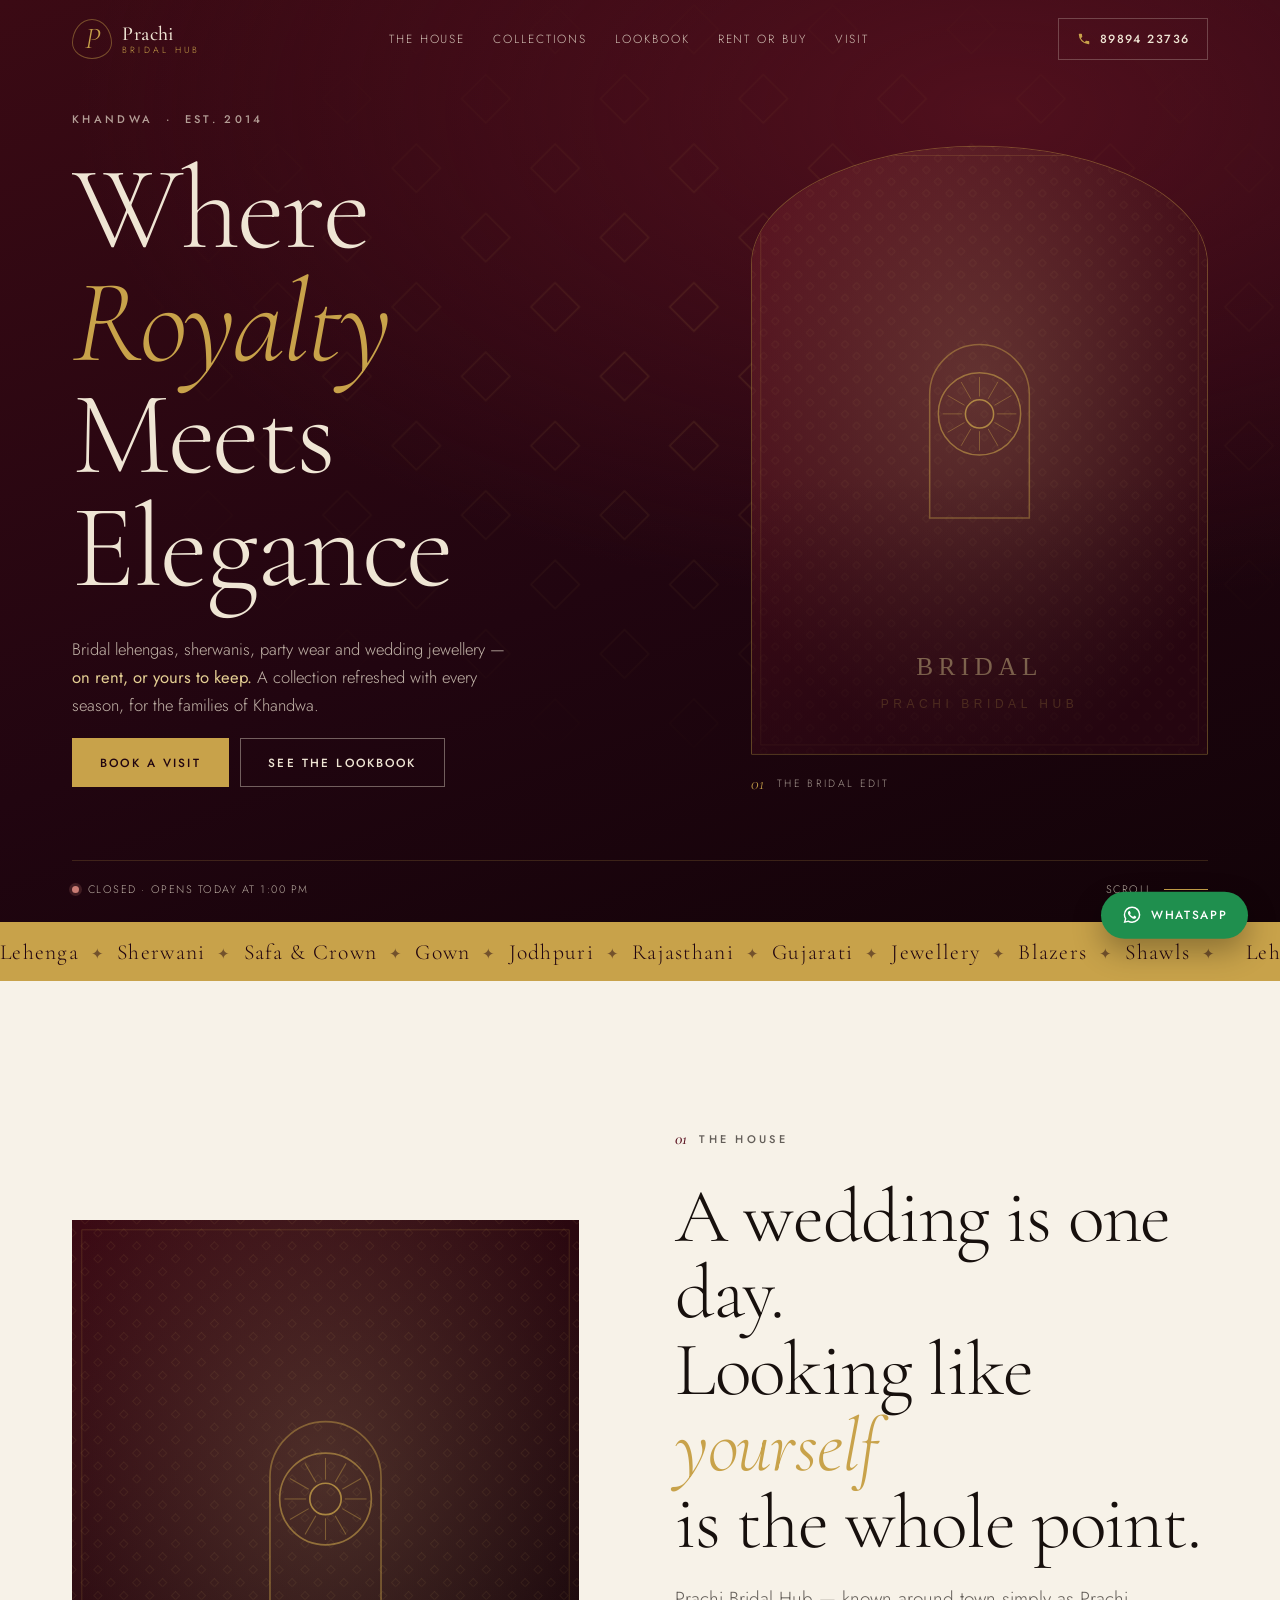
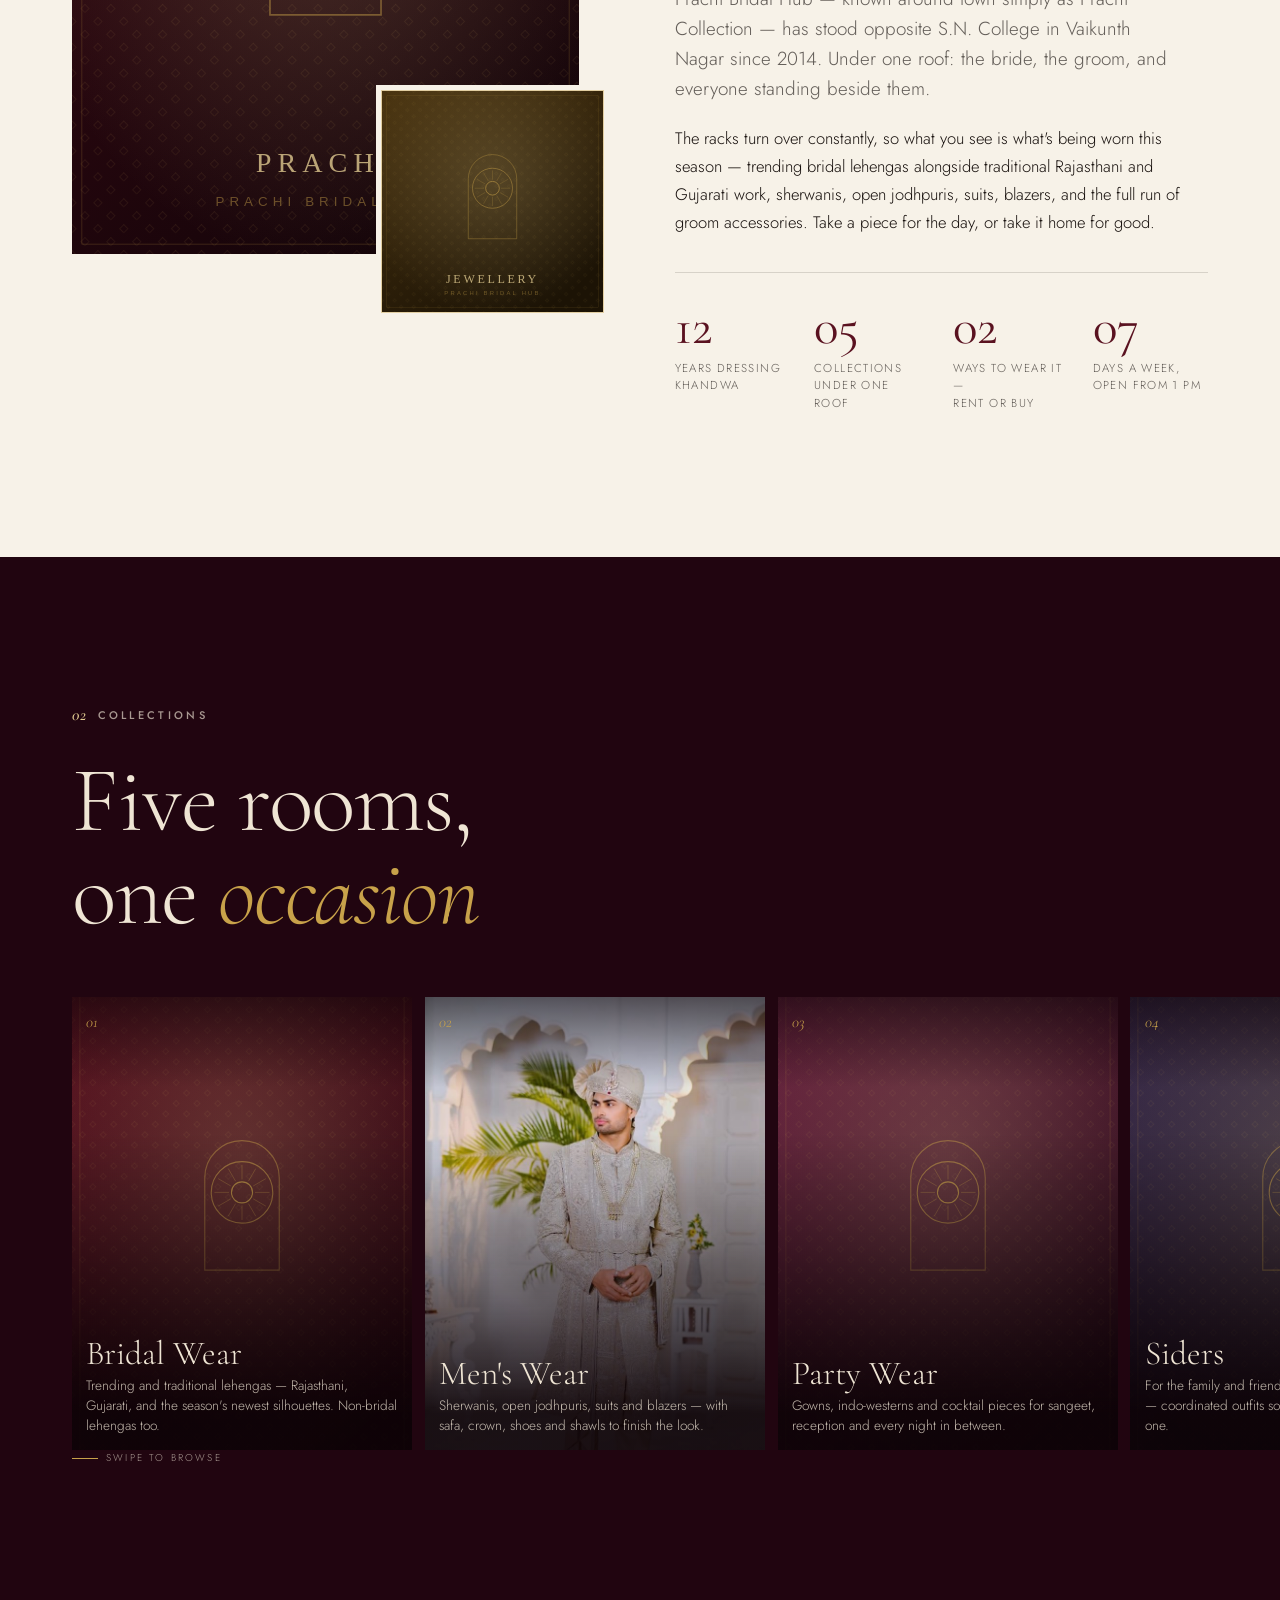
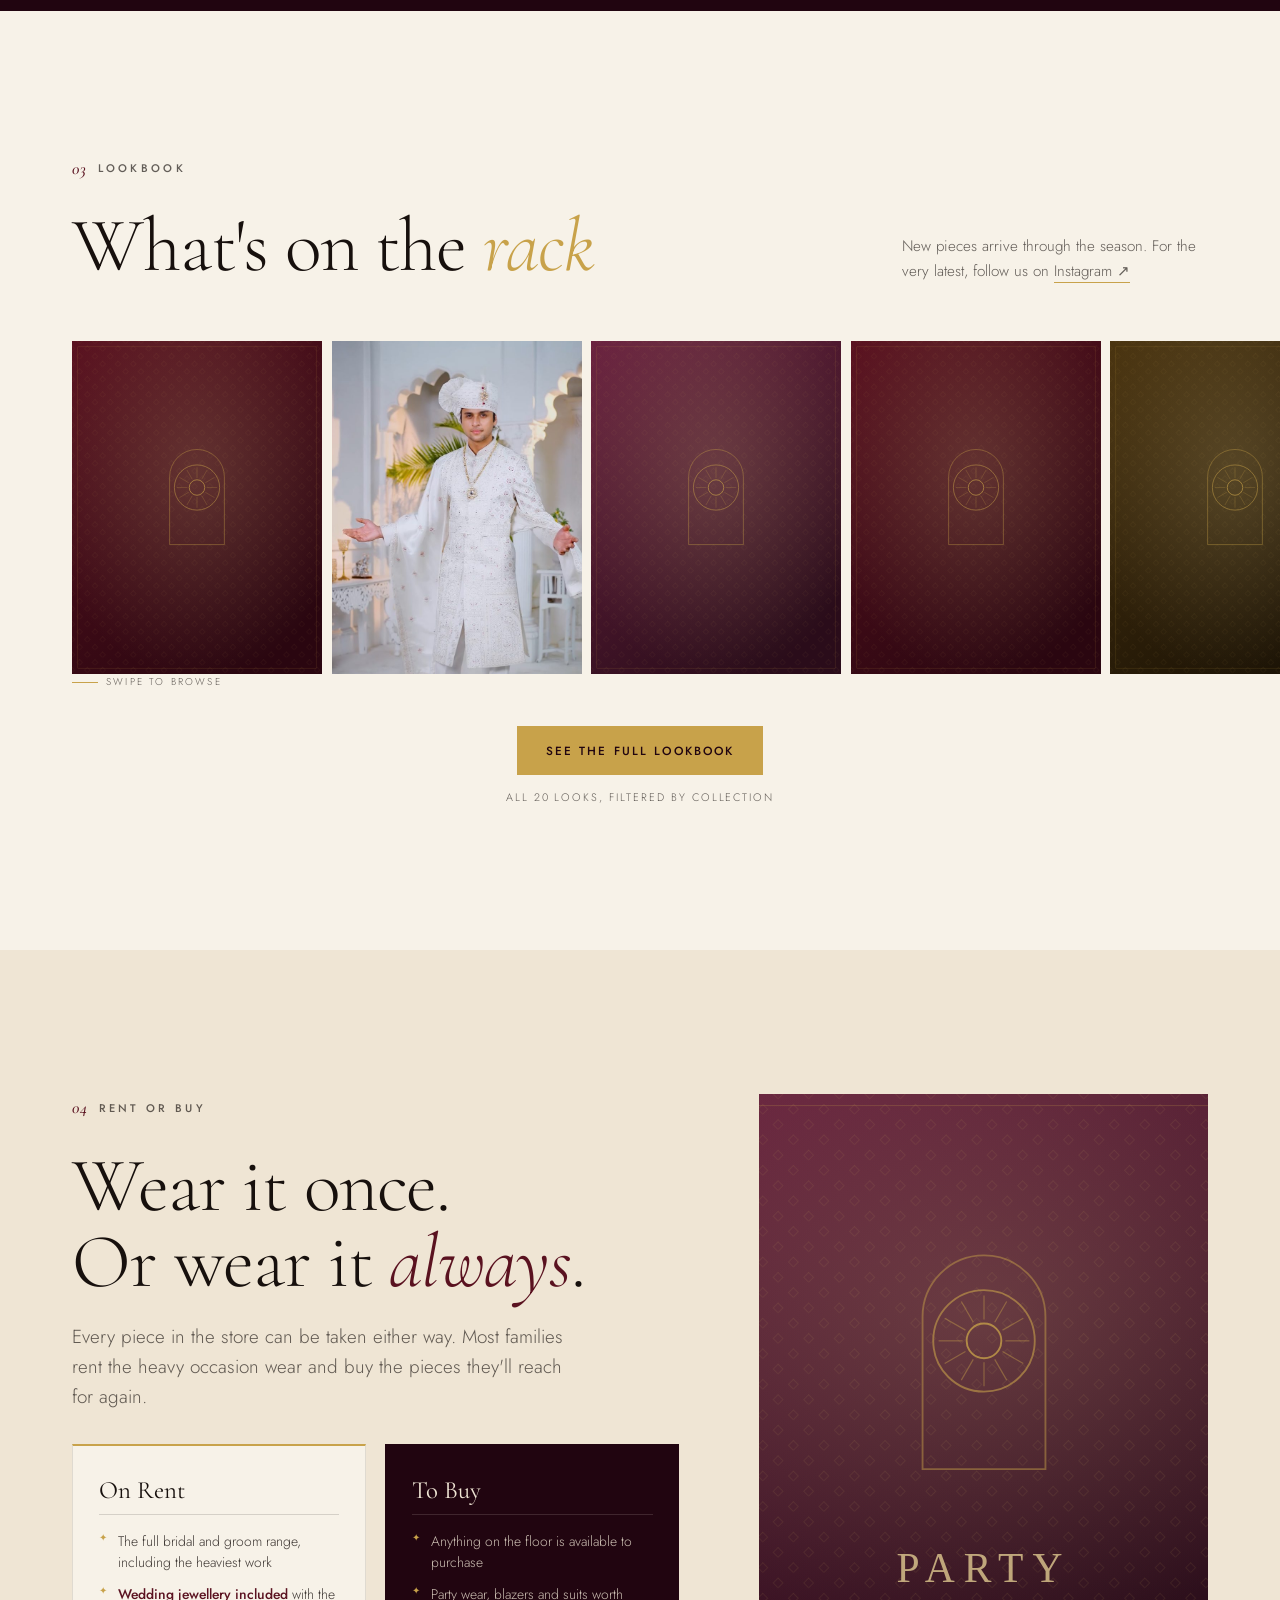
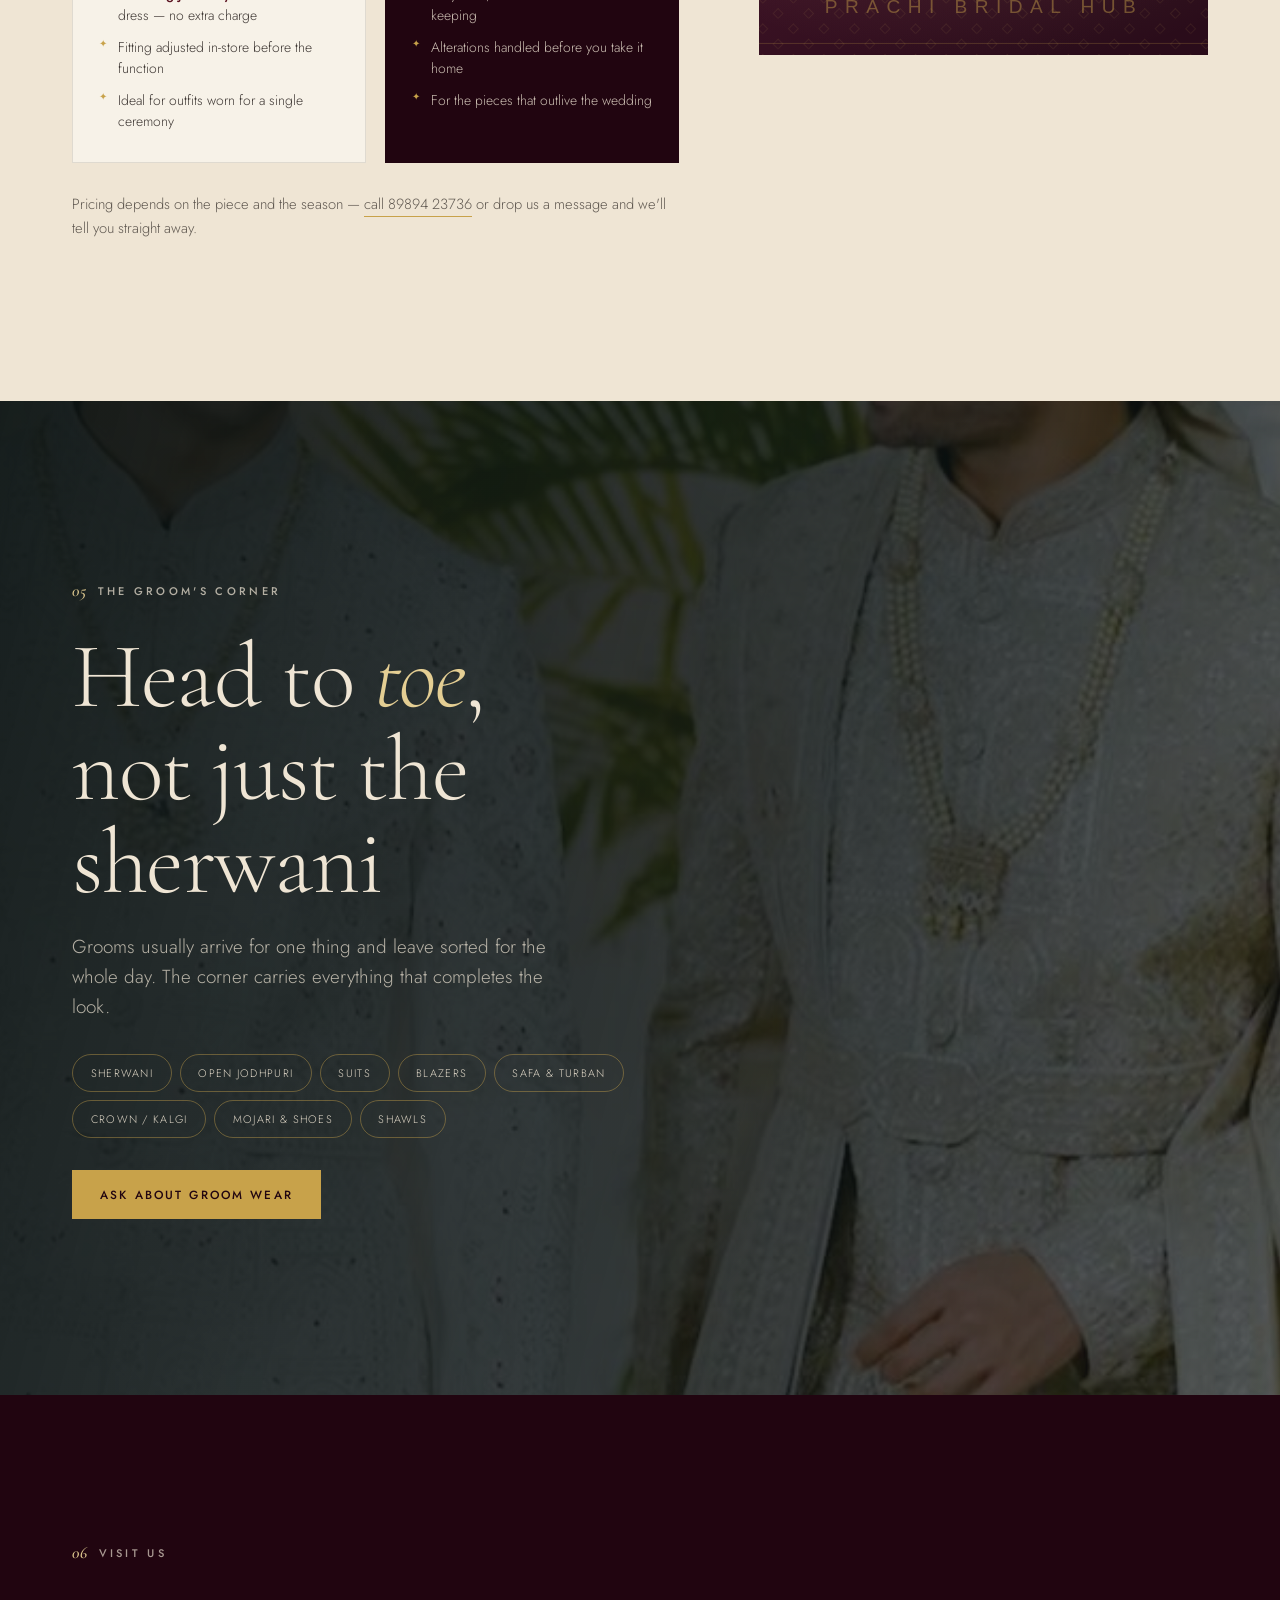
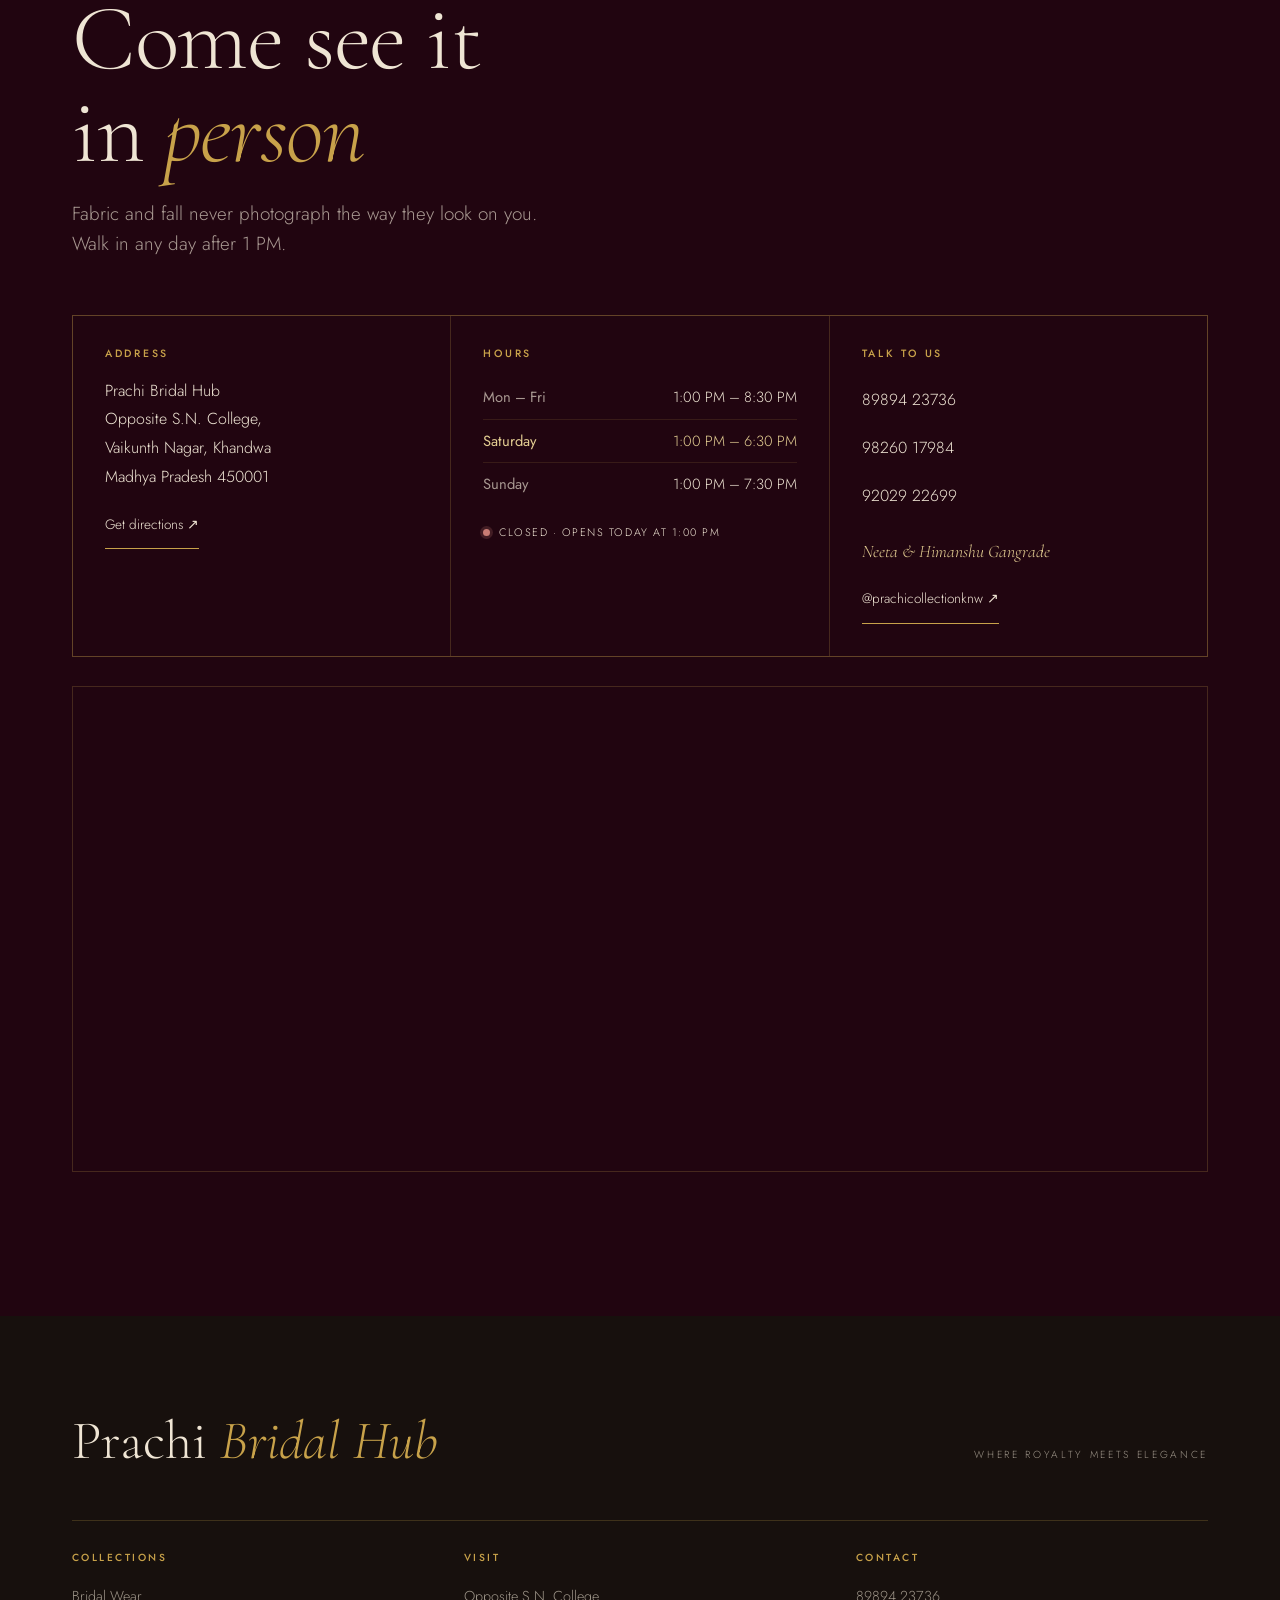
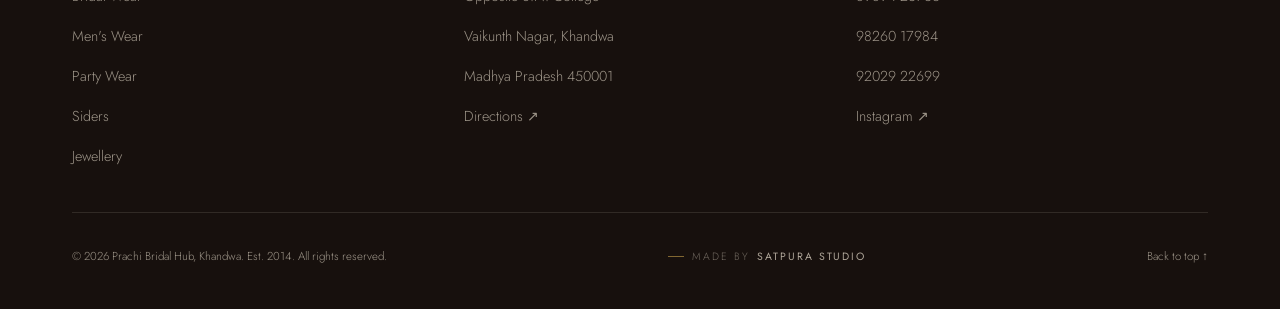
<file: index.html>
<!doctype html>
<html lang="en">
<head>
<meta charset="utf-8" />
<meta name="viewport" content="width=device-width, initial-scale=1, viewport-fit=cover" />
<title>Prachi Bridal Hub — Bridal &amp; Wedding Wear in Khandwa | Rent or Buy</title>

<meta name="description" content="Prachi Collection, Khandwa — established 2014. Bridal lehengas, sherwanis, party wear, siders' outfits and wedding jewellery. Available on rent or to buy. Opposite S.N. College, Vaikunth Nagar. Call 89894 23736." />
<meta name="theme-color" content="#2A0610" />
<meta name="author" content="Prachi Bridal Hub, Khandwa" />

<meta property="og:type" content="website" />
<meta property="og:title" content="Prachi Bridal Hub — Where Royalty Meets Elegance" />
<meta property="og:description" content="Bridal lehengas, sherwanis, party wear and wedding jewellery in Khandwa, M.P. On rent or to keep." />
<meta property="og:image" content="assets/images/catalog/col-men.jpg" />
<meta property="og:locale" content="en_IN" />
<meta name="twitter:card" content="summary_large_image" />

<link rel="icon" href="assets/favicon.svg" type="image/svg+xml" />
<link rel="preconnect" href="https://fonts.googleapis.com" />
<link rel="preconnect" href="https://fonts.gstatic.com" crossorigin />
<link rel="stylesheet" href="https://fonts.googleapis.com/css2?family=Cormorant+Garamond:ital,wght@0,300;0,400;0,500;0,600;1,300;1,400;1,500&family=Jost:wght@300;400;500;600&display=swap" />
<link rel="stylesheet" href="css/style.css" />

<noscript>
  <style>
    /* Without JS nothing dismisses the loader or triggers the scroll reveals,
       so hand the visitor a plain, complete page instead of a blank screen. */
    .loader, .lightbox { display: none !important; }
    .reveal { opacity: 1 !important; transform: none !important; }
    .wa { transform: none !important; }
    /* The lookbook tiles are built by JS — point people at Instagram instead. */
    .filters, #lookGrid, #lookRail, .lookbook .rail-hint { display: none !important; }
    .lookbook__nojs { display: block !important; }
  </style>
</noscript>

<script type="application/ld+json">
{
  "@context": "https://schema.org",
  "@type": "ClothingStore",
  "name": "Prachi Bridal Hub",
  "alternateName": "Prachi Collection",
  "slogan": "Where Royalty Meets Elegance",
  "foundingDate": "2014",
  "description": "Bridal wear, men's wear, party wear, siders' outfits and wedding jewellery — on rent or to buy — in Khandwa, Madhya Pradesh. Established 2014.",
  "address": {
    "@type": "PostalAddress",
    "streetAddress": "Opposite S.N. College, Vaikunth Nagar",
    "addressLocality": "Khandwa",
    "addressRegion": "Madhya Pradesh",
    "postalCode": "450001",
    "addressCountry": "IN"
  },
  "telephone": ["+91-89894-23736", "+91-98260-17984", "+91-92029-22699"],
  "sameAs": ["https://www.instagram.com/prachicollectionknw/"],
  "currenciesAccepted": "INR",
  "openingHoursSpecification": [
    { "@type": "OpeningHoursSpecification", "dayOfWeek": ["Monday","Tuesday","Wednesday","Thursday","Friday"], "opens": "13:00", "closes": "20:30" },
    { "@type": "OpeningHoursSpecification", "dayOfWeek": "Saturday", "opens": "13:00", "closes": "18:30" },
    { "@type": "OpeningHoursSpecification", "dayOfWeek": "Sunday", "opens": "13:00", "closes": "19:30" }
  ],
  "makesOffer": [
    { "@type": "Offer", "itemOffered": { "@type": "Service", "name": "Bridal lehenga rental" } },
    { "@type": "Offer", "itemOffered": { "@type": "Service", "name": "Sherwani and groom wear rental" } },
    { "@type": "Offer", "itemOffered": { "@type": "Service", "name": "Wedding jewellery rental" } }
  ]
}
</script>
</head>

<body>

<a class="skip-link" href="#collections">Skip to collections</a>

<div class="loader" id="loader" aria-hidden="true">
  <div class="loader__mark">
    <span class="loader__p">P</span>
    <span class="loader__word">Prachi</span>
  </div>
  <div class="loader__bar"><i></i></div>
</div>

<!-- ══════════════════ NAV ══════════════════ -->
<header class="nav" id="nav">
  <a class="nav__brand" href="#home" aria-label="Prachi Bridal Hub, home">
    <span class="nav__monogram">P</span>
    <span class="nav__name">
      <b>Prachi</b>
      <i>Bridal Hub</i>
    </span>
  </a>

  <nav class="nav__links" aria-label="Primary">
    <a href="#house">The House</a>
    <a href="#collections">Collections</a>
    <a href="lookbook.html">Lookbook</a>
    <a href="#rent">Rent or Buy</a>
    <a href="#visit">Visit</a>
  </nav>

  <div class="nav__end">
    <a class="btn btn--ghost nav__call" href="tel:+918989423736">
      <svg viewBox="0 0 24 24" aria-hidden="true"><path d="M6.6 10.8a15.1 15.1 0 0 0 6.6 6.6l2.2-2.2a1 1 0 0 1 1-.24 11.4 11.4 0 0 0 3.6.58 1 1 0 0 1 1 1V20a1 1 0 0 1-1 1A17 17 0 0 1 3 4a1 1 0 0 1 1-1h3.5a1 1 0 0 1 1 1 11.4 11.4 0 0 0 .58 3.6 1 1 0 0 1-.25 1z"/></svg>
      89894 23736
    </a>
    <button class="nav__toggle" id="navToggle" aria-expanded="false" aria-controls="menu" aria-label="Open menu">
      <span></span><span></span>
    </button>
  </div>
</header>

<div class="menu" id="menu" hidden>
  <nav class="menu__links" aria-label="Mobile">
    <a href="#house"><em>01</em> The House</a>
    <a href="#collections"><em>02</em> Collections</a>
    <a href="lookbook.html"><em>03</em> Lookbook</a>
    <a href="#rent"><em>04</em> Rent or Buy</a>
    <a href="#groom"><em>05</em> Groom's Corner</a>
    <a href="#visit"><em>06</em> Visit Us</a>
  </nav>
  <div class="menu__foot">
    <a href="tel:+918989423736">89894 23736</a>
    <a href="tel:+919826017984">98260 17984</a>
    <a href="https://www.instagram.com/prachicollectionknw/" target="_blank" rel="noopener">Instagram ↗</a>
  </div>
</div>

<main>

<!-- ══════════════════ HERO ══════════════════ -->
<section class="hero" id="home">
  <div class="hero__ornament" aria-hidden="true">
    <svg viewBox="0 0 600 600" preserveAspectRatio="xMidYMid slice">
      <defs>
        <pattern id="heroJaali" width="46" height="46" patternUnits="userSpaceOnUse" patternTransform="rotate(45)">
          <rect x="15" y="15" width="16" height="16" fill="none" stroke="currentColor" stroke-width="0.8" />
        </pattern>
      </defs>
      <rect width="600" height="600" fill="url(#heroJaali)" />
    </svg>
  </div>

  <div class="hero__inner">
    <div class="hero__copy">
      <p class="eyebrow reveal">Khandwa &nbsp;·&nbsp; Est. 2014</p>

      <h1 class="hero__title" data-split>
        <span class="line">Where <em>Royalty</em></span>
        <span class="line">Meets Elegance</span>
      </h1>

      <p class="hero__sub reveal" data-delay="1">
        Bridal lehengas, sherwanis, party wear and wedding jewellery —
        <b>on rent, or yours to keep.</b> A collection refreshed with every
        season, for the families of Khandwa.
      </p>

      <div class="hero__cta reveal" data-delay="2">
        <a class="btn btn--gold" href="https://wa.me/918989423736?text=Hello%20Prachi%20Bridal%20Hub%2C%20I%27d%20like%20to%20book%20a%20visit%20to%20see%20your%20collection." target="_blank" rel="noopener">Book a Visit</a>
        <a class="btn btn--line" href="lookbook.html">See the Lookbook</a>
      </div>

      <ul class="hero__tags reveal" data-delay="3">
        <li>Bridal Wear</li><li>Men's Wear</li><li>Party Wear</li><li>Siders</li><li>Jewellery</li>
      </ul>
    </div>

    <figure class="hero__frame reveal" data-delay="2">
      <div class="hero__frame-inner" data-parallax="0.06">
        <img src="assets/images/catalog/hero-portrait.svg" alt="Bridal lehenga from the Prachi Collection" width="720" height="960" fetchpriority="high" />
      </div>
      <figcaption>
        <span class="hero__frame-no">01</span>
        <span>The Bridal Edit</span>
      </figcaption>
    </figure>
  </div>

  <div class="hero__foot">
    <p class="hero__status" id="storeStatus" aria-live="polite">
      <i class="dot"></i><span>Open daily from 1 PM</span>
    </p>
    <a class="hero__scroll" href="#house" aria-label="Scroll to next section">
      <span>Scroll</span>
      <i></i>
    </a>
  </div>
</section>

<!-- ══════════════════ MARQUEE ══════════════════ -->
<div class="marquee" aria-hidden="true">
  <div class="marquee__track">
    <span>Lehenga <i>✦</i> Sherwani <i>✦</i> Safa &amp; Crown <i>✦</i> Gown <i>✦</i> Jodhpuri <i>✦</i> Rajasthani <i>✦</i> Gujarati <i>✦</i> Jewellery <i>✦</i> Blazers <i>✦</i> Shawls <i>✦</i></span>
    <span>Lehenga <i>✦</i> Sherwani <i>✦</i> Safa &amp; Crown <i>✦</i> Gown <i>✦</i> Jodhpuri <i>✦</i> Rajasthani <i>✦</i> Gujarati <i>✦</i> Jewellery <i>✦</i> Blazers <i>✦</i> Shawls <i>✦</i></span>
  </div>
</div>

<!-- ══════════════════ THE HOUSE ══════════════════ -->
<section class="house section" id="house">
  <div class="wrap house__grid">
    <div class="house__media">
      <figure class="house__img house__img--tall reveal">
        <img src="assets/images/catalog/story-01.svg" alt="Inside the Prachi Collection store in Khandwa" width="720" height="900" loading="lazy" />
      </figure>
      <figure class="house__img house__img--sq reveal" data-delay="2">
        <img src="assets/images/catalog/story-02.svg" alt="Wedding jewellery available with rentals" width="640" height="640" loading="lazy" />
      </figure>
    </div>

    <div class="house__copy">
      <p class="eyebrow reveal"><span class="num">01</span> The House</p>
      <h2 class="display reveal" data-delay="1">A wedding is one day.<br />Looking like <em>yourself</em><br />is the whole point.</h2>
      <p class="lede reveal" data-delay="2">
        Prachi Bridal Hub — known around town simply as Prachi Collection —
        has stood opposite S.N. College in Vaikunth Nagar since 2014. Under one
        roof: the bride, the groom, and everyone standing beside them.
      </p>
      <p class="reveal" data-delay="3">
        The racks turn over constantly, so what you see is what's being worn
        this season — trending bridal lehengas alongside traditional Rajasthani
        and Gujarati work, sherwanis, open jodhpuris, suits, blazers, and the
        full run of groom accessories. Take a piece for the day, or take it home
        for good.
      </p>

      <dl class="stats reveal" data-delay="4">
        <div><dt data-since="2014">12</dt><dd>Years dressing<br />Khandwa</dd></div>
        <div><dt data-count="5">05</dt><dd>Collections<br />under one roof</dd></div>
        <div><dt data-count="2">02</dt><dd>Ways to wear it —<br />rent or buy</dd></div>
        <div><dt data-count="7">07</dt><dd>Days a week,<br />open from 1 PM</dd></div>
      </dl>
    </div>
  </div>
</section>

<!-- ══════════════════ COLLECTIONS ══════════════════ -->
<section class="collections section section--dark" id="collections">
  <div class="wrap">
    <header class="sec-head">
      <p class="eyebrow reveal"><span class="num">02</span> Collections</p>
      <h2 class="display display--xl reveal" data-delay="1">Five rooms,<br />one <em>occasion</em></h2>
    </header>
  </div>

  <ul class="collections__list" id="collectionsList">
      <li class="crow reveal">
        <a href="lookbook.html?c=bridal">
          <img class="crow__img" src="assets/images/catalog/col-bridal.svg" alt="" width="600" height="800" loading="lazy" />
          <span class="crow__no">01</span>
          <h3 class="crow__title">Bridal Wear</h3>
          <p class="crow__desc">Trending and traditional lehengas — Rajasthani, Gujarati, and the season's newest silhouettes. Non-bridal lehengas too.</p>
          <span class="crow__go" aria-hidden="true">↗</span>
        </a>
      </li>
      <li class="crow reveal">
        <a href="lookbook.html?c=men">
          <img class="crow__img" src="assets/images/catalog/col-men.jpg" alt="" width="600" height="800" loading="lazy" />
          <span class="crow__no">02</span>
          <h3 class="crow__title">Men's Wear</h3>
          <p class="crow__desc">Sherwanis, open jodhpuris, suits and blazers — with safa, crown, shoes and shawls to finish the look.</p>
          <span class="crow__go" aria-hidden="true">↗</span>
        </a>
      </li>
      <li class="crow reveal">
        <a href="lookbook.html?c=party">
          <img class="crow__img" src="assets/images/catalog/col-party.svg" alt="" width="600" height="800" loading="lazy" />
          <span class="crow__no">03</span>
          <h3 class="crow__title">Party Wear</h3>
          <p class="crow__desc">Gowns, indo-westerns and cocktail pieces for sangeet, reception and every night in between.</p>
          <span class="crow__go" aria-hidden="true">↗</span>
        </a>
      </li>
      <li class="crow reveal">
        <a href="lookbook.html?c=siders">
          <img class="crow__img" src="assets/images/catalog/col-siders.svg" alt="" width="600" height="800" loading="lazy" />
          <span class="crow__no">04</span>
          <h3 class="crow__title">Siders</h3>
          <p class="crow__desc">For the family and friends standing beside the couple — coordinated outfits so the whole side photographs as one.</p>
          <span class="crow__go" aria-hidden="true">↗</span>
        </a>
      </li>
      <li class="crow reveal">
        <a href="lookbook.html?c=jewellery">
          <img class="crow__img" src="assets/images/catalog/col-jewellery.svg" alt="" width="600" height="800" loading="lazy" />
          <span class="crow__no">05</span>
          <h3 class="crow__title">Jewellery</h3>
          <p class="crow__desc">Full wedding sets — and with any dress rental, the jewellery comes bundled at no extra charge.</p>
          <span class="crow__go" aria-hidden="true">↗</span>
        </a>
      </li>
  </ul>

  <p class="rail-hint" aria-hidden="true"><i></i> <span>Swipe to browse</span></p>
</section>

<!-- ══════════════════ LOOKBOOK ══════════════════ -->
<section class="lookbook section" id="lookbook">
  <div class="wrap">
    <header class="sec-head sec-head--row">
      <div>
        <p class="eyebrow reveal"><span class="num">03</span> Lookbook</p>
        <h2 class="display reveal" data-delay="1">What's on the <em>rack</em></h2>
      </div>
      <p class="sec-head__note reveal" data-delay="2">
        New pieces arrive through the season. For the very latest, follow us on
        <a href="https://www.instagram.com/prachicollectionknw/" target="_blank" rel="noopener">Instagram ↗</a>
      </p>
    </header>

  </div>

  <!-- A handful of looks as a taster; the full gallery lives on its own page
       so the home page stays light on a phone connection. -->
  <div class="look-rail" id="lookRail" data-featured="6">
    <!-- tiles injected by js/main.js from the LOOKS array -->
  </div>
  <p class="rail-hint" aria-hidden="true"><i></i> <span>Swipe to browse</span></p>

  <div class="wrap">
    <p class="lookbook__nojs">
      Our lookbook gallery needs JavaScript switched on. You can see every new
      piece as it arrives on
      <a class="link" href="https://www.instagram.com/prachicollectionknw/" target="_blank" rel="noopener">Instagram ↗</a>,
      or call us on <a class="link" href="tel:+918989423736">89894 23736</a>.
    </p>

    <p class="lookbook__more reveal">
      <a class="btn btn--gold" href="lookbook.html">See the full lookbook</a>
      <span>All 20 looks, filtered by collection</span>
    </p>
  </div>
</section>

<!-- ══════════════════ RENT OR BUY ══════════════════ -->
<section class="rent section section--cream" id="rent">
  <div class="wrap rent__grid">
    <div class="rent__copy">
      <p class="eyebrow reveal"><span class="num">04</span> Rent or Buy</p>
      <h2 class="display reveal" data-delay="1">Wear it once.<br />Or wear it <em>always</em>.</h2>
      <p class="lede reveal" data-delay="2">
        Every piece in the store can be taken either way. Most families rent the
        heavy occasion wear and buy the pieces they'll reach for again.
      </p>

      <div class="rent__cards">
        <article class="rent__card reveal" data-delay="2">
          <h3>On Rent</h3>
          <ul>
            <li>The full bridal and groom range, including the heaviest work</li>
            <li><b>Wedding jewellery included</b> with the dress — no extra charge</li>
            <li>Fitting adjusted in-store before the function</li>
            <li>Ideal for outfits worn for a single ceremony</li>
          </ul>
        </article>
        <article class="rent__card rent__card--alt reveal" data-delay="3">
          <h3>To Buy</h3>
          <ul>
            <li>Anything on the floor is available to purchase</li>
            <li>Party wear, blazers and suits worth keeping</li>
            <li>Alterations handled before you take it home</li>
            <li>For the pieces that outlive the wedding</li>
          </ul>
        </article>
      </div>

      <p class="rent__note reveal" data-delay="4">
        Pricing depends on the piece and the season — <a class="link" href="tel:+918989423736">call 89894 23736</a> or drop us a message and we'll tell you straight away.
      </p>
    </div>

    <figure class="rent__img reveal" data-delay="2">
      <img src="assets/images/catalog/rent-01.svg" alt="Rental collection at Prachi Bridal Hub" width="900" height="675" loading="lazy" />
    </figure>
  </div>
</section>

<!-- ══════════════════ GROOM ══════════════════ -->
<section class="groom" id="groom">
  <figure class="groom__bg" aria-hidden="true">
    <img src="assets/images/catalog/groom-01.jpg" alt="" width="1440" height="810" loading="lazy" data-parallax="0.05" />
  </figure>
  <div class="wrap">
   <div class="groom__inner">
    <p class="eyebrow reveal"><span class="num">05</span> The Groom's Corner</p>
    <h2 class="display display--xl reveal" data-delay="1">Head to <em>toe</em>,<br />not just the sherwani</h2>
    <p class="lede reveal" data-delay="2">
      Grooms usually arrive for one thing and leave sorted for the whole day.
      The corner carries everything that completes the look.
    </p>
    <ul class="chips reveal" data-delay="3">
      <li>Sherwani</li><li>Open Jodhpuri</li><li>Suits</li><li>Blazers</li>
      <li>Safa &amp; Turban</li><li>Crown / Kalgi</li><li>Mojari &amp; Shoes</li><li>Shawls</li>
    </ul>
    <a class="btn btn--gold reveal" data-delay="4" href="https://wa.me/918989423736?text=Hello%2C%20I%27m%20looking%20for%20groom%20wear%20%E2%80%94%20sherwani%2Fjodhpuri.%20Could%20you%20help%3F" target="_blank" rel="noopener">Ask about groom wear</a>
   </div>
  </div>
</section>

<!-- ══════════════════ VISIT ══════════════════ -->
<section class="visit section section--dark" id="visit">
  <div class="wrap">
    <header class="sec-head">
      <p class="eyebrow reveal"><span class="num">06</span> Visit Us</p>
      <h2 class="display display--xl reveal" data-delay="1">Come see it<br />in <em>person</em></h2>
      <p class="lede reveal" data-delay="2">Fabric and fall never photograph the way they look on you. Walk in any day after 1 PM.</p>
    </header>

    <div class="visit__grid">
      <div class="visit__panel reveal">
        <h3>Address</h3>
        <address>
          Prachi Bridal Hub<br />
          Opposite S.N. College,<br />
          Vaikunth Nagar, Khandwa<br />
          Madhya Pradesh 450001
        </address>
        <a class="link" href="https://www.google.com/maps/search/?api=1&amp;query=Prachi+Collection+Opposite+S.N.+College+Vaikunth+Nagar+Khandwa+Madhya+Pradesh+450001" target="_blank" rel="noopener">Get directions ↗</a>
      </div>

      <div class="visit__panel reveal" data-delay="1">
        <h3>Hours</h3>
        <table class="hours" id="hoursTable">
          <tbody>
            <tr data-days="1,2,3,4,5"><th scope="row">Mon – Fri</th><td>1:00 PM – 8:30 PM</td></tr>
            <tr data-days="6"><th scope="row">Saturday</th><td>1:00 PM – 6:30 PM</td></tr>
            <tr data-days="0"><th scope="row">Sunday</th><td>1:00 PM – 7:30 PM</td></tr>
          </tbody>
        </table>
        <p class="visit__status" id="storeStatus2"><i class="dot"></i><span>Open daily from 1 PM</span></p>
      </div>

      <div class="visit__panel reveal" data-delay="2">
        <h3>Talk to us</h3>
        <ul class="contact">
          <li><a href="tel:+918989423736">89894 23736</a></li>
          <li><a href="tel:+919826017984">98260 17984</a></li>
          <li><a href="tel:+919202922699">92029 22699</a></li>
        </ul>
        <p class="visit__owner">Neeta &amp; Himanshu Gangrade</p>
        <a class="link" href="https://www.instagram.com/prachicollectionknw/" target="_blank" rel="noopener">@prachicollectionknw ↗</a>
      </div>
    </div>

    <div class="visit__map reveal">
      <iframe
        title="Map showing Prachi Bridal Hub, Vaikunth Nagar, Khandwa"
        src="https://www.google.com/maps?q=Prachi%20Collection%2C%20Opposite%20S.N.%20College%2C%20Vaikunth%20Nagar%2C%20Khandwa%2C%20Madhya%20Pradesh%20450001&amp;output=embed"
        loading="lazy" referrerpolicy="no-referrer-when-downgrade" allowfullscreen></iframe>
    </div>
  </div>
</section>

</main>

<!-- ══════════════════ FOOTER ══════════════════ -->
<footer class="foot">
  <div class="wrap">
    <div class="foot__top">
      <p class="foot__mark">Prachi <em>Bridal Hub</em></p>
      <p class="foot__tag">Where Royalty Meets Elegance</p>
    </div>

    <div class="foot__cols">
      <div>
        <h4>Collections</h4>
        <a href="lookbook.html?c=bridal">Bridal Wear</a>
        <a href="#lookbook">Men's Wear</a>
        <a href="lookbook.html?c=party">Party Wear</a>
        <a href="lookbook.html?c=siders">Siders</a>
        <a href="lookbook.html?c=jewellery">Jewellery</a>
      </div>
      <div>
        <h4>Visit</h4>
        <a href="#visit">Opposite S.N. College</a>
        <a href="#visit">Vaikunth Nagar, Khandwa</a>
        <a href="#visit">Madhya Pradesh 450001</a>
        <a href="https://www.google.com/maps/search/?api=1&amp;query=Prachi+Collection+Khandwa" target="_blank" rel="noopener">Directions ↗</a>
      </div>
      <div>
        <h4>Contact</h4>
        <a href="tel:+918989423736">89894 23736</a>
        <a href="tel:+919826017984">98260 17984</a>
        <a href="tel:+919202922699">92029 22699</a>
        <a href="https://www.instagram.com/prachicollectionknw/" target="_blank" rel="noopener">Instagram ↗</a>
      </div>
    </div>

    <div class="foot__base">
      <p>&copy; <span id="year">2026</span> Prachi Bridal Hub, Khandwa. Est. 2014. All rights reserved.</p>
      <p class="foot__credit"><i></i> Made by <b>Satpura Studio</b></p>
      <a href="#home" class="foot__up">Back to top ↑</a>
    </div>
  </div>
</footer>

<!-- Desktop: floating WhatsApp button. Phones get the thumb dock below instead. -->
<a class="wa" href="https://wa.me/918989423736?text=Hello%20Prachi%20Bridal%20Hub%2C%20I%27d%20like%20to%20enquire%20about%20your%20collection." target="_blank" rel="noopener" aria-label="Chat with us on WhatsApp">
  <svg viewBox="0 0 24 24" aria-hidden="true"><path d="M12.04 2A9.9 9.9 0 0 0 2.1 11.9a9.8 9.8 0 0 0 1.35 4.95L2 22l5.3-1.38a9.9 9.9 0 0 0 4.74 1.2h.01a9.9 9.9 0 0 0 9.94-9.9A9.9 9.9 0 0 0 12.04 2m0 18.15a8.2 8.2 0 0 1-4.19-1.15l-.3-.18-3.12.82.83-3.04-.2-.31a8.16 8.16 0 1 1 6.98 3.86m4.5-6.13c-.24-.12-1.45-.72-1.68-.8s-.39-.12-.55.12-.63.8-.78.96-.29.18-.53.06a6.7 6.7 0 0 1-3.35-2.93c-.25-.43.25-.4.72-1.33a.45.45 0 0 0-.02-.43c-.06-.12-.55-1.33-.76-1.82s-.4-.42-.55-.43h-.47a.9.9 0 0 0-.65.3 2.75 2.75 0 0 0-.86 2.05 4.8 4.8 0 0 0 1 2.54 10.9 10.9 0 0 0 4.2 3.71c1.56.68 2.17.73 2.95.62.48-.07 1.45-.6 1.65-1.17s.2-1.07.14-1.17-.22-.18-.46-.3"/></svg>
  <span>WhatsApp</span>
</a>

<!-- Thumb-reachable actions, phones only. The three things a customer
     actually wants: ring the shop, message it, or find it. -->
<nav class="dock" aria-label="Quick contact">
  <a class="dock__btn" href="tel:+918989423736">
    <svg viewBox="0 0 24 24" aria-hidden="true"><path d="M6.6 10.8a15.1 15.1 0 0 0 6.6 6.6l2.2-2.2a1 1 0 0 1 1-.24 11.4 11.4 0 0 0 3.6.58 1 1 0 0 1 1 1V20a1 1 0 0 1-1 1A17 17 0 0 1 3 4a1 1 0 0 1 1-1h3.5a1 1 0 0 1 1 1 11.4 11.4 0 0 0 .58 3.6 1 1 0 0 1-.25 1z"/></svg>
    <span>Call</span>
  </a>
  <a class="dock__btn dock__btn--wa" href="https://wa.me/918989423736?text=Hello%20Prachi%20Bridal%20Hub%2C%20I%27d%20like%20to%20enquire%20about%20your%20collection." target="_blank" rel="noopener">
    <svg viewBox="0 0 24 24" aria-hidden="true"><path d="M12.04 2A9.9 9.9 0 0 0 2.1 11.9a9.8 9.8 0 0 0 1.35 4.95L2 22l5.3-1.38a9.9 9.9 0 0 0 4.74 1.2h.01a9.9 9.9 0 0 0 9.94-9.9A9.9 9.9 0 0 0 12.04 2m0 18.15a8.2 8.2 0 0 1-4.19-1.15l-.3-.18-3.12.82.83-3.04-.2-.31a8.16 8.16 0 1 1 6.98 3.86m4.5-6.13c-.24-.12-1.45-.72-1.68-.8s-.39-.12-.55.12-.63.8-.78.96-.29.18-.53.06a6.7 6.7 0 0 1-3.35-2.93c-.25-.43.25-.4.72-1.33a.45.45 0 0 0-.02-.43c-.06-.12-.55-1.33-.76-1.82s-.4-.42-.55-.43h-.47a.9.9 0 0 0-.65.3 2.75 2.75 0 0 0-.86 2.05 4.8 4.8 0 0 0 1 2.54 10.9 10.9 0 0 0 4.2 3.71c1.56.68 2.17.73 2.95.62.48-.07 1.45-.6 1.65-1.17s.2-1.07.14-1.17-.22-.18-.46-.3"/></svg>
    <span>WhatsApp</span>
  </a>
  <a class="dock__btn" href="https://www.google.com/maps/search/?api=1&amp;query=Prachi+Collection+Opposite+S.N.+College+Vaikunth+Nagar+Khandwa+Madhya+Pradesh+450001" target="_blank" rel="noopener">
    <svg viewBox="0 0 24 24" aria-hidden="true"><path d="M12 2a7 7 0 0 0-7 7c0 5 7 13 7 13s7-8 7-13a7 7 0 0 0-7-7m0 9.5A2.5 2.5 0 1 1 14.5 9 2.5 2.5 0 0 1 12 11.5"/></svg>
    <span>Directions</span>
  </a>
</nav>

<div class="lightbox" id="lightbox" hidden>
  <button class="lightbox__close" id="lbClose" aria-label="Close">&times;</button>
  <button class="lightbox__nav lightbox__nav--prev" id="lbPrev" aria-label="Previous">&#8249;</button>
  <figure class="lightbox__stage">
    <img id="lbImg" alt="" />
    <figcaption id="lbCap"></figcaption>
  </figure>
  <button class="lightbox__nav lightbox__nav--next" id="lbNext" aria-label="Next">&#8250;</button>
</div>

<script src="js/main.js" defer></script>
</body>
</html>
</file>
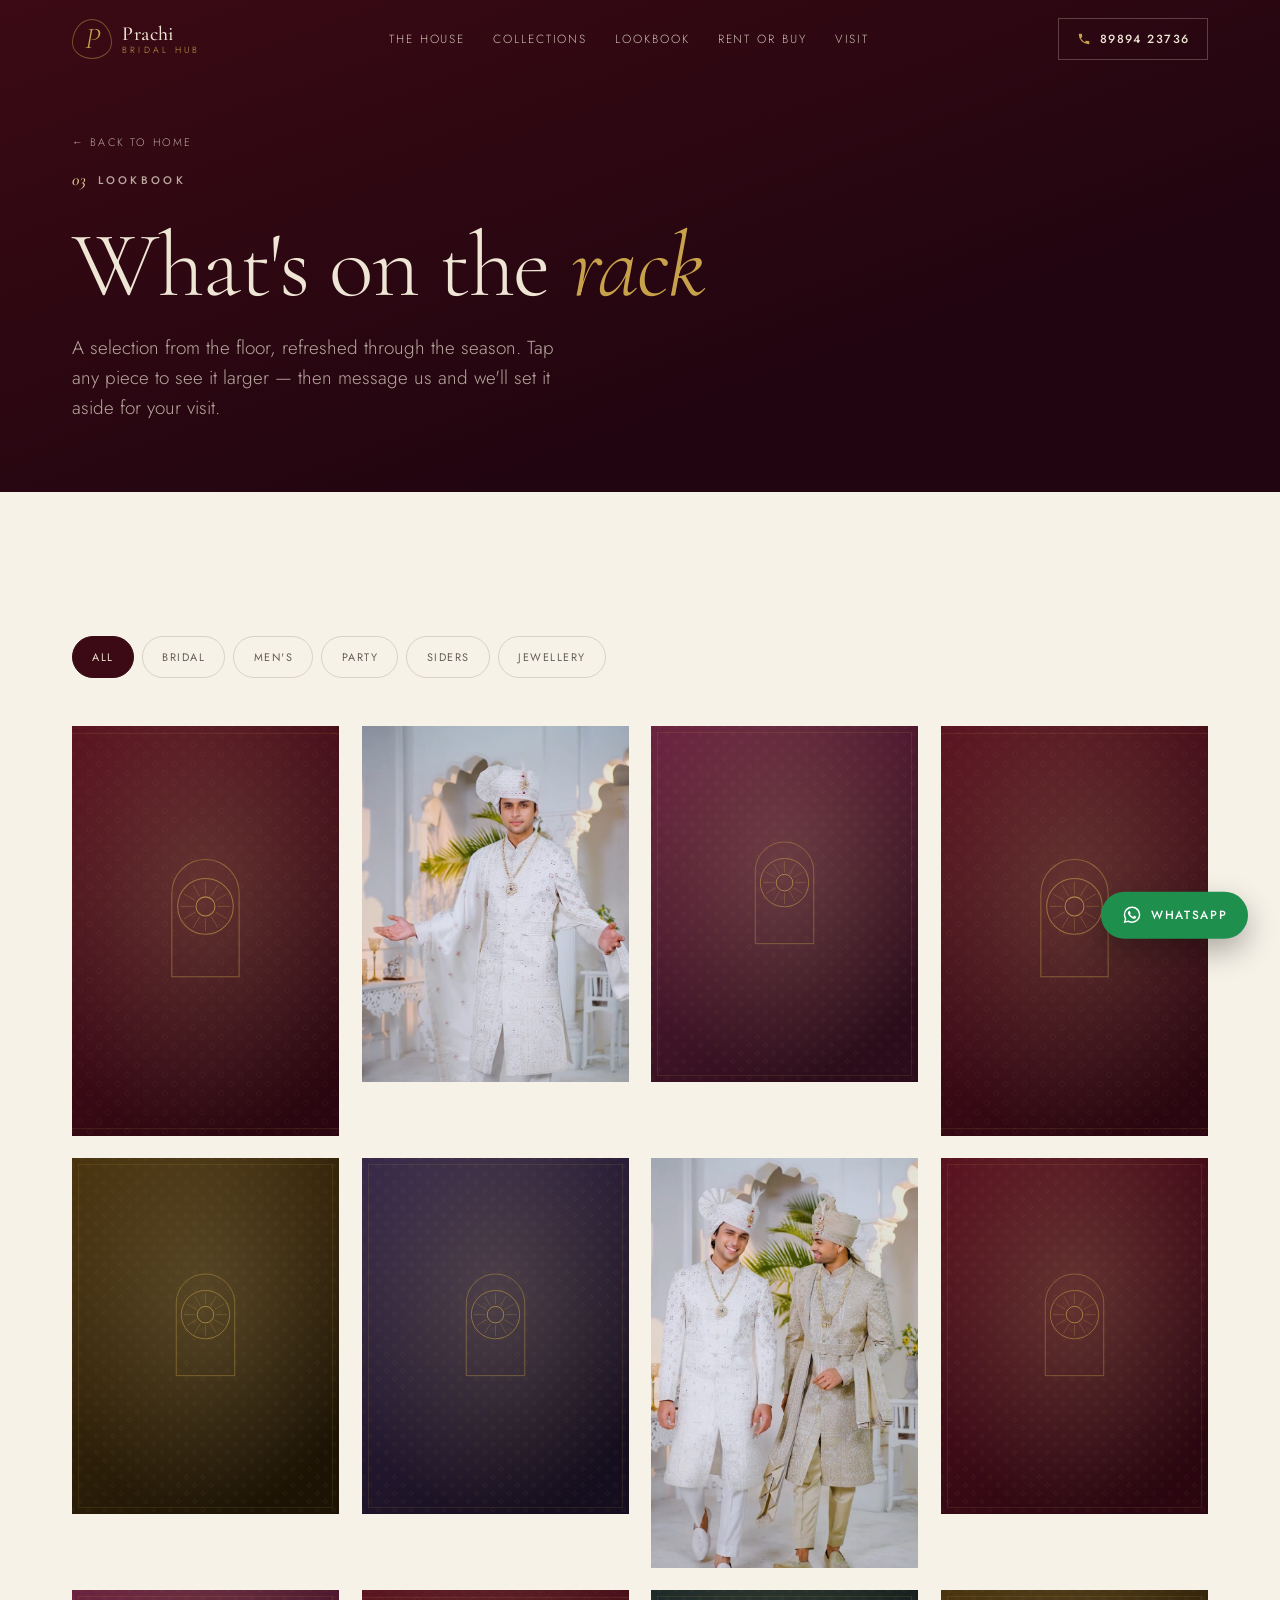
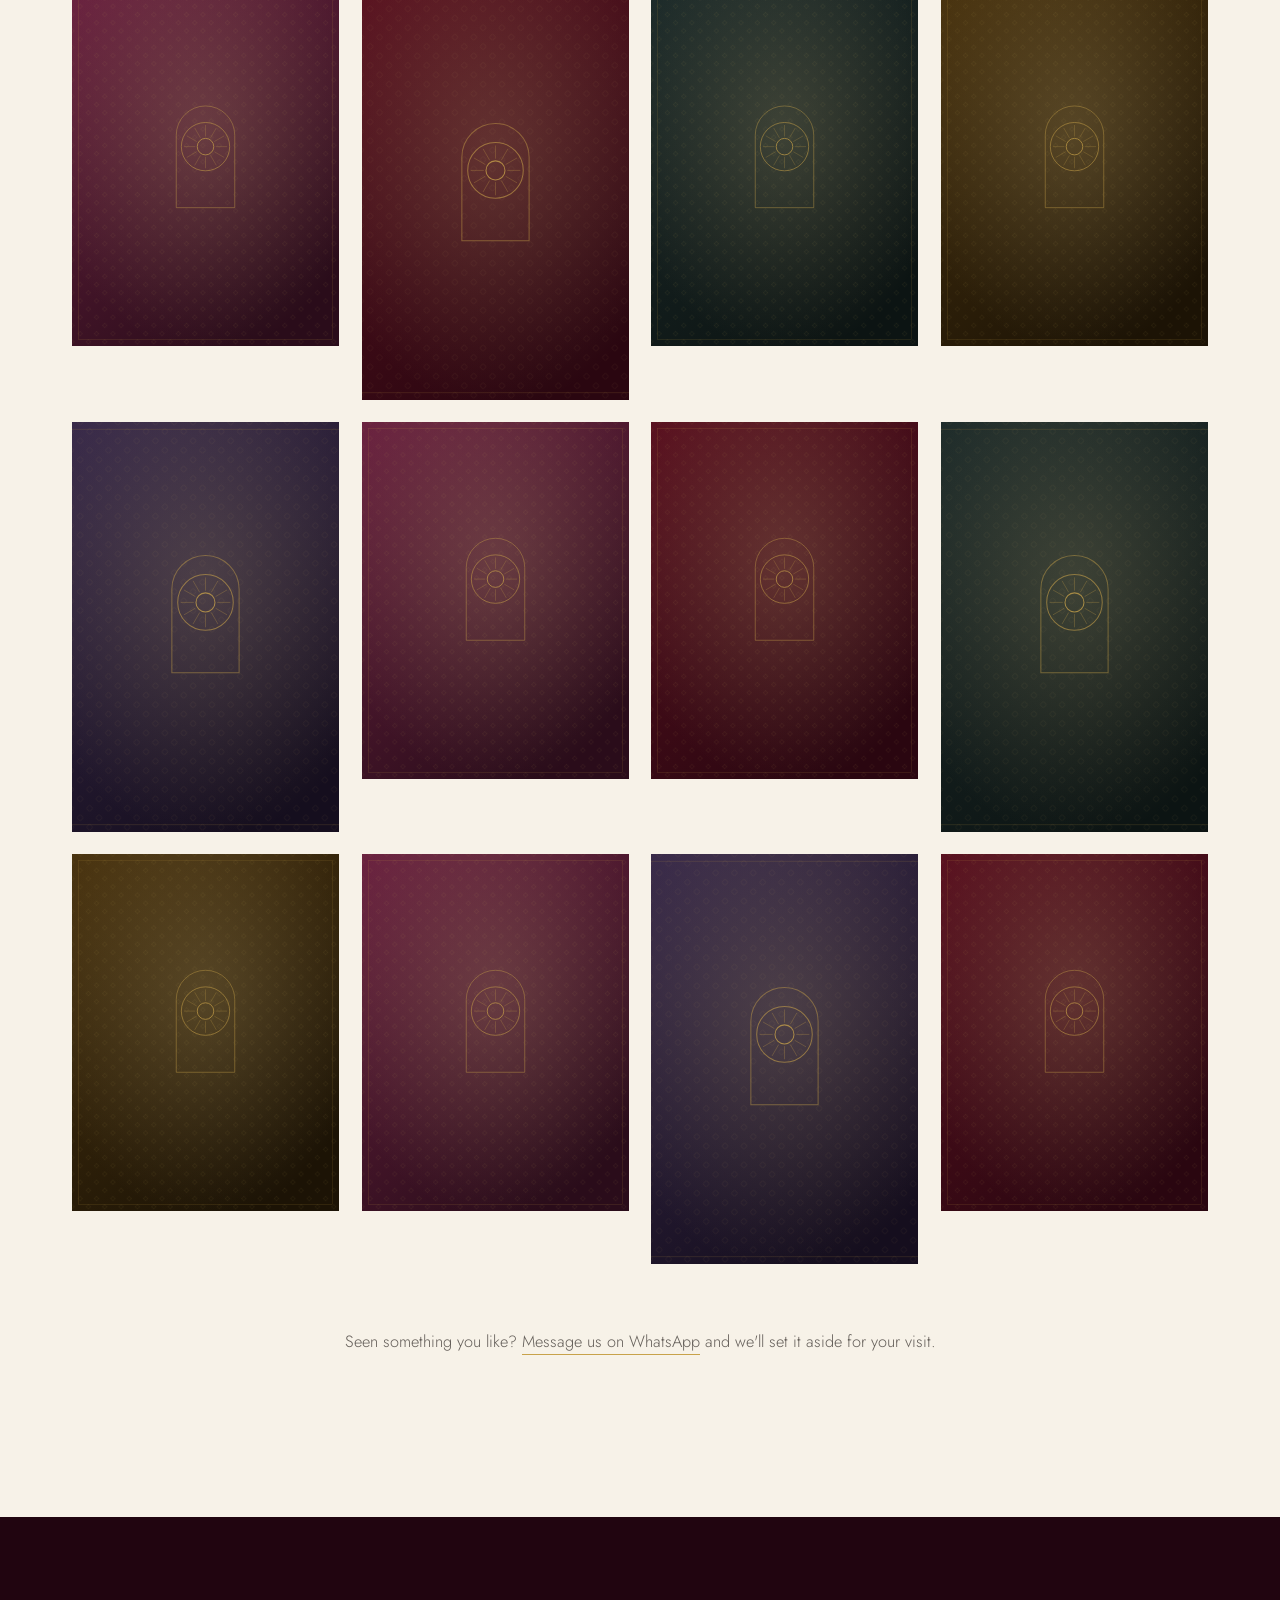
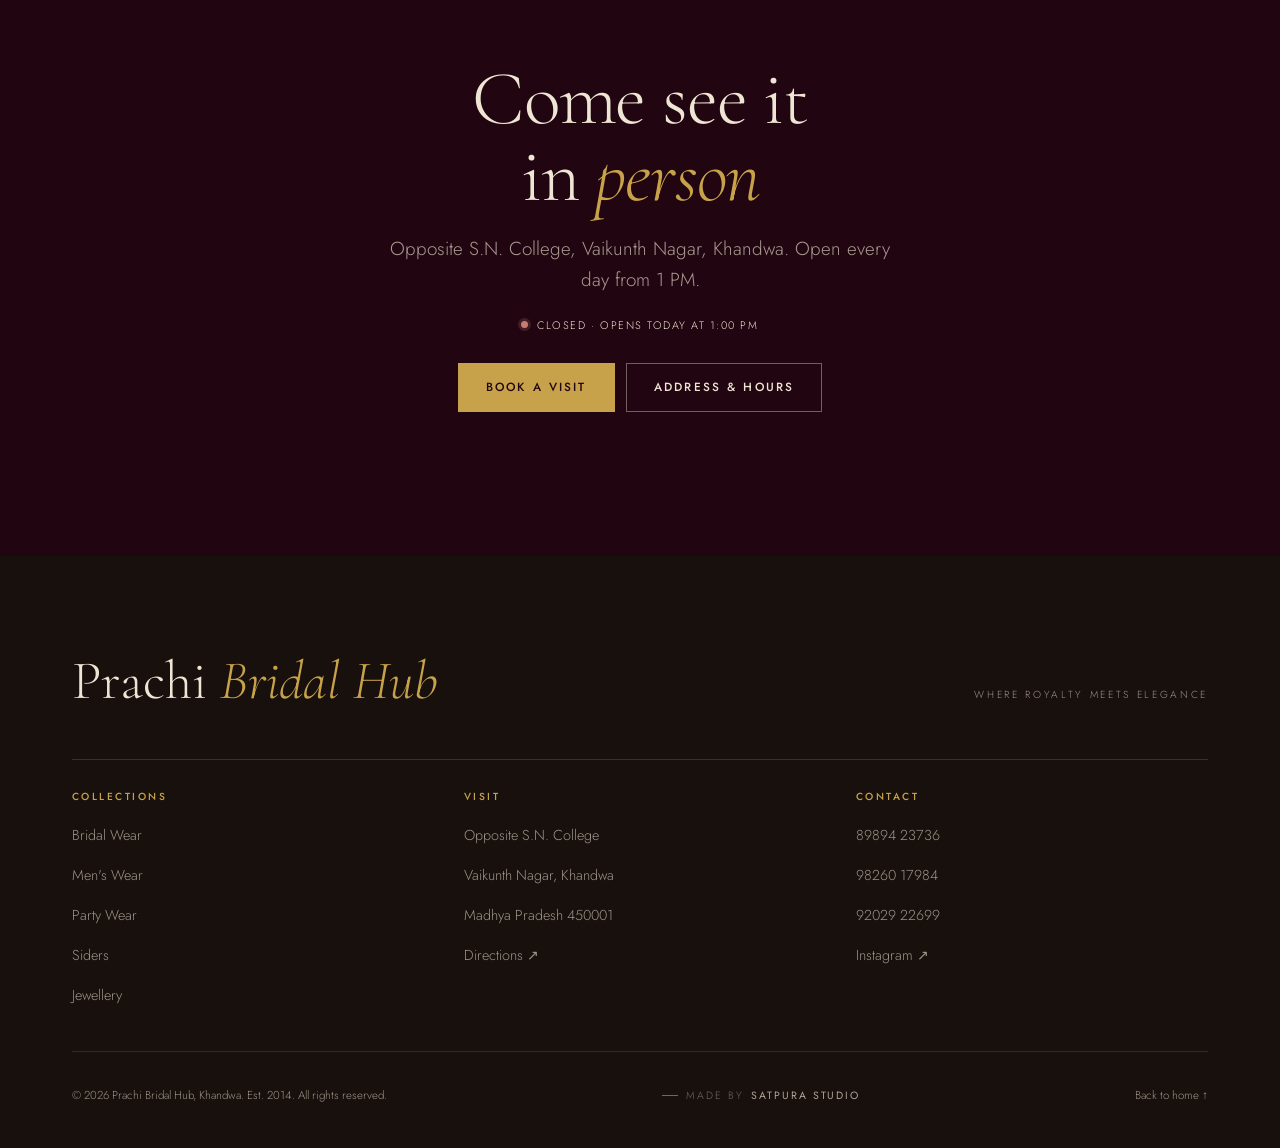
<file: lookbook.html>
<!doctype html>
<html lang="en">
<head>
<meta charset="utf-8" />
<meta name="viewport" content="width=device-width, initial-scale=1, viewport-fit=cover" />
<title>Lookbook — Prachi Bridal Hub, Khandwa</title>

<meta name="description" content="The full Prachi Bridal Hub lookbook — bridal lehengas, sherwanis, party wear, siders' outfits and wedding jewellery. On rent or to buy, in Khandwa, M.P." />
<meta name="theme-color" content="#2A0610" />
<meta name="author" content="Prachi Bridal Hub, Khandwa" />

<meta property="og:type" content="website" />
<meta property="og:title" content="Lookbook — Prachi Bridal Hub" />
<meta property="og:description" content="Bridal, men's, party, siders' and jewellery collections from Prachi Bridal Hub, Khandwa." />
<meta property="og:image" content="assets/images/catalog/men-02.jpg" />
<meta property="og:locale" content="en_IN" />
<meta name="twitter:card" content="summary_large_image" />

<link rel="icon" href="assets/favicon.svg" type="image/svg+xml" />
<link rel="preconnect" href="https://fonts.googleapis.com" />
<link rel="preconnect" href="https://fonts.gstatic.com" crossorigin />
<link rel="stylesheet" href="https://fonts.googleapis.com/css2?family=Cormorant+Garamond:ital,wght@0,300;0,400;0,500;0,600;1,300;1,400;1,500&family=Jost:wght@300;400;500;600&display=swap" />
<link rel="stylesheet" href="css/style.css" />

<noscript>
  <style>
    .loader, .lightbox { display: none !important; }
    .reveal { opacity: 1 !important; transform: none !important; }
    .wa { transform: none !important; }
    .filters, #lookGrid { display: none !important; }
    .lookbook__nojs { display: block !important; }
  </style>
</noscript>
</head>

<body>

<a class="skip-link" href="#lookGrid">Skip to the lookbook</a>

<div class="loader" id="loader" aria-hidden="true">
  <div class="loader__mark">
    <span class="loader__p">P</span>
    <span class="loader__word">Prachi</span>
  </div>
  <div class="loader__bar"><i></i></div>
</div>

<header class="nav is-stuck" id="nav">
  <a class="nav__brand" href="index.html" aria-label="Prachi Bridal Hub, home">
    <span class="nav__monogram">P</span>
    <span class="nav__name">
      <b>Prachi</b>
      <i>Bridal Hub</i>
    </span>
  </a>

  <nav class="nav__links" aria-label="Primary">
    <a href="index.html#house">The House</a>
    <a href="index.html#collections">Collections</a>
    <a href="lookbook.html" aria-current="page">Lookbook</a>
    <a href="index.html#rent">Rent or Buy</a>
    <a href="index.html#visit">Visit</a>
  </nav>

  <div class="nav__end">
    <a class="btn btn--ghost nav__call" href="tel:+918989423736">
      <svg viewBox="0 0 24 24" aria-hidden="true"><path d="M6.6 10.8a15.1 15.1 0 0 0 6.6 6.6l2.2-2.2a1 1 0 0 1 1-.24 11.4 11.4 0 0 0 3.6.58 1 1 0 0 1 1 1V20a1 1 0 0 1-1 1A17 17 0 0 1 3 4a1 1 0 0 1 1-1h3.5a1 1 0 0 1 1 1 11.4 11.4 0 0 0 .58 3.6 1 1 0 0 1-.25 1z"/></svg>
      89894 23736
    </a>
    <button class="nav__toggle" id="navToggle" aria-expanded="false" aria-controls="menu" aria-label="Open menu">
      <span></span><span></span>
    </button>
  </div>
</header>

<div class="menu" id="menu" hidden>
  <nav class="menu__links" aria-label="Mobile">
    <a href="index.html#house"><em>01</em> The House</a>
    <a href="index.html#collections"><em>02</em> Collections</a>
    <a href="lookbook.html"><em>03</em> Lookbook</a>
    <a href="index.html#rent"><em>04</em> Rent or Buy</a>
    <a href="index.html#groom"><em>05</em> Groom's Corner</a>
    <a href="index.html#visit"><em>06</em> Visit Us</a>
  </nav>
  <div class="menu__foot">
    <a href="tel:+918989423736">89894 23736</a>
    <a href="tel:+919826017984">98260 17984</a>
    <a href="https://www.instagram.com/prachicollectionknw/" target="_blank" rel="noopener">Instagram ↗</a>
  </div>
</div>

<main>

<section class="page-head">
  <div class="wrap">
    <a class="back-link" href="index.html">← Back to home</a>
    <p class="eyebrow reveal"><span class="num">03</span> Lookbook</p>
    <h1 class="display display--xl reveal" data-delay="1">What's on the <em>rack</em></h1>
    <p class="lede reveal" data-delay="2">
      A selection from the floor, refreshed through the season. Tap any piece to
      see it larger — then message us and we'll set it aside for your visit.
    </p>
  </div>
</section>

<section class="lookbook section" id="lookbook">
  <div class="wrap">
    <div class="filters reveal" role="tablist" aria-label="Filter lookbook">
      <button class="filters__btn is-active" data-filter="all" role="tab" aria-selected="true">All</button>
      <button class="filters__btn" data-filter="bridal" role="tab" aria-selected="false">Bridal</button>
      <button class="filters__btn" data-filter="men" role="tab" aria-selected="false">Men's</button>
      <button class="filters__btn" data-filter="party" role="tab" aria-selected="false">Party</button>
      <button class="filters__btn" data-filter="siders" role="tab" aria-selected="false">Siders</button>
      <button class="filters__btn" data-filter="jewellery" role="tab" aria-selected="false">Jewellery</button>
    </div>

    <div class="grid" id="lookGrid">
      <!-- tiles injected by js/main.js from the LOOKS array -->
    </div>

    <p class="lookbook__nojs">
      Our lookbook gallery needs JavaScript switched on. You can see every new
      piece as it arrives on
      <a class="link" href="https://www.instagram.com/prachicollectionknw/" target="_blank" rel="noopener">Instagram ↗</a>,
      or call us on <a class="link" href="tel:+918989423736">89894 23736</a>.
    </p>

    <p class="lookbook__cta reveal">
      Seen something you like? <a class="link" href="https://wa.me/918989423736?text=Hello%20Prachi%20Bridal%20Hub%2C%20I%20saw%20a%20piece%20on%20your%20website%20and%20would%20like%20to%20know%20more." target="_blank" rel="noopener">Message us on WhatsApp</a> and we'll set it aside for your visit.
    </p>
  </div>
</section>

<section class="section section--dark visit-strip">
  <div class="wrap">
    <h2 class="display reveal">Come see it<br />in <em>person</em></h2>
    <p class="lede reveal" data-delay="1">
      Opposite S.N. College, Vaikunth Nagar, Khandwa. Open every day from 1 PM.
    </p>
    <p class="visit__status" id="storeStatus2"><i class="dot"></i><span>Open daily from 1 PM</span></p>
    <div class="hero__cta reveal" data-delay="2">
      <a class="btn btn--gold" href="https://wa.me/918989423736?text=Hello%20Prachi%20Bridal%20Hub%2C%20I%27d%20like%20to%20book%20a%20visit%20to%20see%20your%20collection." target="_blank" rel="noopener">Book a Visit</a>
      <a class="btn btn--line" href="index.html#visit">Address &amp; hours</a>
    </div>
  </div>
</section>

</main>

<footer class="foot">
  <div class="wrap">
    <div class="foot__top">
      <p class="foot__mark">Prachi <em>Bridal Hub</em></p>
      <p class="foot__tag">Where Royalty Meets Elegance</p>
    </div>

    <div class="foot__cols">
      <div>
        <h4>Collections</h4>
        <a href="lookbook.html?c=bridal">Bridal Wear</a>
        <a href="lookbook.html?c=men">Men's Wear</a>
        <a href="lookbook.html?c=party">Party Wear</a>
        <a href="lookbook.html?c=siders">Siders</a>
        <a href="lookbook.html?c=jewellery">Jewellery</a>
      </div>
      <div>
        <h4>Visit</h4>
        <a href="index.html#visit">Opposite S.N. College</a>
        <a href="index.html#visit">Vaikunth Nagar, Khandwa</a>
        <a href="index.html#visit">Madhya Pradesh 450001</a>
        <a href="https://www.google.com/maps/search/?api=1&amp;query=Prachi+Collection+Khandwa" target="_blank" rel="noopener">Directions ↗</a>
      </div>
      <div>
        <h4>Contact</h4>
        <a href="tel:+918989423736">89894 23736</a>
        <a href="tel:+919826017984">98260 17984</a>
        <a href="tel:+919202922699">92029 22699</a>
        <a href="https://www.instagram.com/prachicollectionknw/" target="_blank" rel="noopener">Instagram ↗</a>
      </div>
    </div>

    <div class="foot__base">
      <p>&copy; <span id="year">2026</span> Prachi Bridal Hub, Khandwa. Est. 2014. All rights reserved.</p>
      <p class="foot__credit"><i></i> Made by <b>Satpura Studio</b></p>
      <a href="index.html" class="foot__up">Back to home ↑</a>
    </div>
  </div>
</footer>

<a class="wa" href="https://wa.me/918989423736?text=Hello%20Prachi%20Bridal%20Hub%2C%20I%27d%20like%20to%20enquire%20about%20your%20collection." target="_blank" rel="noopener" aria-label="Chat with us on WhatsApp">
  <svg viewBox="0 0 24 24" aria-hidden="true"><path d="M12.04 2A9.9 9.9 0 0 0 2.1 11.9a9.8 9.8 0 0 0 1.35 4.95L2 22l5.3-1.38a9.9 9.9 0 0 0 4.74 1.2h.01a9.9 9.9 0 0 0 9.94-9.9A9.9 9.9 0 0 0 12.04 2m0 18.15a8.2 8.2 0 0 1-4.19-1.15l-.3-.18-3.12.82.83-3.04-.2-.31a8.16 8.16 0 1 1 6.98 3.86m4.5-6.13c-.24-.12-1.45-.72-1.68-.8s-.39-.12-.55.12-.63.8-.78.96-.29.18-.53.06a6.7 6.7 0 0 1-3.35-2.93c-.25-.43.25-.4.72-1.33a.45.45 0 0 0-.02-.43c-.06-.12-.55-1.33-.76-1.82s-.4-.42-.55-.43h-.47a.9.9 0 0 0-.65.3 2.75 2.75 0 0 0-.86 2.05 4.8 4.8 0 0 0 1 2.54 10.9 10.9 0 0 0 4.2 3.71c1.56.68 2.17.73 2.95.62.48-.07 1.45-.6 1.65-1.17s.2-1.07.14-1.17-.22-.18-.46-.3"/></svg>
  <span>WhatsApp</span>
</a>

<nav class="dock" aria-label="Quick contact">
  <a class="dock__btn" href="tel:+918989423736">
    <svg viewBox="0 0 24 24" aria-hidden="true"><path d="M6.6 10.8a15.1 15.1 0 0 0 6.6 6.6l2.2-2.2a1 1 0 0 1 1-.24 11.4 11.4 0 0 0 3.6.58 1 1 0 0 1 1 1V20a1 1 0 0 1-1 1A17 17 0 0 1 3 4a1 1 0 0 1 1-1h3.5a1 1 0 0 1 1 1 11.4 11.4 0 0 0 .58 3.6 1 1 0 0 1-.25 1z"/></svg>
    <span>Call</span>
  </a>
  <a class="dock__btn dock__btn--wa" href="https://wa.me/918989423736?text=Hello%20Prachi%20Bridal%20Hub%2C%20I%27d%20like%20to%20enquire%20about%20your%20collection." target="_blank" rel="noopener">
    <svg viewBox="0 0 24 24" aria-hidden="true"><path d="M12.04 2A9.9 9.9 0 0 0 2.1 11.9a9.8 9.8 0 0 0 1.35 4.95L2 22l5.3-1.38a9.9 9.9 0 0 0 4.74 1.2h.01a9.9 9.9 0 0 0 9.94-9.9A9.9 9.9 0 0 0 12.04 2m0 18.15a8.2 8.2 0 0 1-4.19-1.15l-.3-.18-3.12.82.83-3.04-.2-.31a8.16 8.16 0 1 1 6.98 3.86m4.5-6.13c-.24-.12-1.45-.72-1.68-.8s-.39-.12-.55.12-.63.8-.78.96-.29.18-.53.06a6.7 6.7 0 0 1-3.35-2.93c-.25-.43.25-.4.72-1.33a.45.45 0 0 0-.02-.43c-.06-.12-.55-1.33-.76-1.82s-.4-.42-.55-.43h-.47a.9.9 0 0 0-.65.3 2.75 2.75 0 0 0-.86 2.05 4.8 4.8 0 0 0 1 2.54 10.9 10.9 0 0 0 4.2 3.71c1.56.68 2.17.73 2.95.62.48-.07 1.45-.6 1.65-1.17s.2-1.07.14-1.17-.22-.18-.46-.3"/></svg>
    <span>WhatsApp</span>
  </a>
  <a class="dock__btn" href="https://www.google.com/maps/search/?api=1&amp;query=Prachi+Collection+Opposite+S.N.+College+Vaikunth+Nagar+Khandwa+Madhya+Pradesh+450001" target="_blank" rel="noopener">
    <svg viewBox="0 0 24 24" aria-hidden="true"><path d="M12 2a7 7 0 0 0-7 7c0 5 7 13 7 13s7-8 7-13a7 7 0 0 0-7-7m0 9.5A2.5 2.5 0 1 1 14.5 9 2.5 2.5 0 0 1 12 11.5"/></svg>
    <span>Directions</span>
  </a>
</nav>

<div class="lightbox" id="lightbox" hidden>
  <button class="lightbox__close" id="lbClose" aria-label="Close">&times;</button>
  <button class="lightbox__nav lightbox__nav--prev" id="lbPrev" aria-label="Previous">&#8249;</button>
  <figure class="lightbox__stage">
    <img id="lbImg" alt="" />
    <figcaption id="lbCap"></figcaption>
  </figure>
  <button class="lightbox__nav lightbox__nav--next" id="lbNext" aria-label="Next">&#8250;</button>
</div>

<script src="js/main.js" defer></script>
</body>
</html>
</file>
<file: css/style.css>
/* ═══════════════════════════════════════════════════════════
   Prachi Bridal Hub — Khandwa, est. 2014
   Palette: oxblood + gold leaf + ivory. Type: Cormorant / Jost.

   MOBILE FIRST. Everything outside a media query is the phone
   layout; `min-width` blocks progressively enhance upward.
   Breakpoints: 700px (tablet) · 1040px (desktop)
   ═══════════════════════════════════════════════════════════ */

:root {
  /* Colour */
  --ink:        #17100D;
  --oxblood:    #5A1220;
  --maroon:     #3B0A14;
  --maroon-deep:#210510;
  --gold:       #C8A24A;
  --gold-lit:   #E4CE93;
  --cream:      #F7F2E8;
  --sand:       #EFE5D4;
  --rose:       #C97C74;
  --wa-green:   #1F8F4E;

  --bg: var(--cream);
  --fg: var(--ink);
  --muted: color-mix(in srgb, var(--ink) 66%, transparent);
  --rule:  color-mix(in srgb, var(--ink) 14%, transparent);

  /* Type */
  --serif: "Cormorant Garamond", "Cormorant", Georgia, "Times New Roman", serif;
  --sans:  "Jost", "Futura", -apple-system, "Segoe UI", Helvetica, Arial, sans-serif;

  /* Rhythm — phone values; scaled up at the breakpoints */
  --wrap: 1280px;
  --gut: 1.25rem;
  --sec-y: 4.5rem;
  --nav-h: 62px;
  --dock-h: 64px;

  /* Smallest comfortable tap target */
  --tap: 48px;

  --ease: cubic-bezier(.22, 1, .36, 1);
}

/* ── Reset ─────────────────────────────────────────────── */
*, *::before, *::after { box-sizing: border-box; }
html { -webkit-text-size-adjust: 100%; scroll-behavior: smooth; }

body {
  margin: 0;
  background: var(--bg);
  color: var(--fg);
  font-family: var(--sans);
  font-weight: 300;
  font-size: 1rem;
  line-height: 1.68;
  -webkit-font-smoothing: antialiased;
  /* `clip` — not `hidden`. `hidden` makes body a scroll container, which
     silently breaks `position: sticky` on everything inside it. */
  overflow-x: clip;
  /* Clear the thumb dock so it never covers the footer. */
  padding-bottom: calc(var(--dock-h) + env(safe-area-inset-bottom, 0px));
}

/* Must outrank the `display` rules on .menu/.lightbox below — otherwise the
   [hidden] attribute loses and they sit invisible over the page eating clicks. */
[hidden] { display: none !important; }
img, svg, iframe { display: block; max-width: 100%; }
img { height: auto; }
h1, h2, h3, h4 { margin: 0; font-weight: 400; line-height: 1.05; }
p { margin: 0 0 1.1em; }
ul, ol, dl, dd { margin: 0; padding: 0; list-style: none; }
a { color: inherit; text-decoration: none; -webkit-tap-highlight-color: transparent; }
button { font: inherit; color: inherit; background: none; border: 0; cursor: pointer; }
address { font-style: normal; }
table { border-collapse: collapse; width: 100%; }

:focus-visible { outline: 2px solid var(--gold); outline-offset: 3px; border-radius: 2px; }

.skip-link {
  position: fixed; top: -100px; left: 1rem; z-index: 999;
  background: var(--maroon); color: var(--cream);
  padding: .7rem 1.2rem; font-size: .8rem; letter-spacing: .1em; text-transform: uppercase;
  transition: top .2s;
}
.skip-link:focus { top: 1rem; }

.wrap { width: min(100% - var(--gut) * 2, var(--wrap)); margin-inline: auto; }
.section { padding-block: var(--sec-y); position: relative; }

.section--dark {
  background: var(--maroon-deep);
  color: var(--sand);
  --muted: color-mix(in srgb, var(--sand) 66%, transparent);
  --rule: color-mix(in srgb, var(--gold) 26%, transparent);
}
.section--cream { background: var(--sand); }

/* ── Swipe rails ───────────────────────────────────────────
   Shared horizontal scroll-snap behaviour. On phones these bleed
   past the gutter so the next card peeks in and the gesture is
   discoverable; at ≥700px each one reverts to a normal layout.   */
.rail {
  display: flex;
  gap: .8rem;
  overflow-x: auto;
  overscroll-behavior-x: contain;
  scroll-snap-type: x mandatory;
  scroll-padding-inline: var(--gut);
  padding-inline: var(--gut);
  margin-inline: calc(var(--gut) * -1);
  scrollbar-width: none;
  -ms-overflow-style: none;
}
.rail::-webkit-scrollbar { display: none; }
.rail > * { flex: none; scroll-snap-align: start; }

/* ── Typography ────────────────────────────────────────── */
.eyebrow {
  font-size: .66rem;
  letter-spacing: .28em;
  text-transform: uppercase;
  font-weight: 500;
  color: var(--muted);
  margin-bottom: 1.1rem;
  display: flex; align-items: center; gap: .7rem;
}
.eyebrow .num {
  font-family: var(--serif);
  font-size: 1.05rem;
  letter-spacing: .04em;
  /* Gold-on-cream only reaches ~2.2:1, so light sections use oxblood. */
  color: var(--oxblood);
  font-style: italic;
}
.section--dark .eyebrow .num,
.groom .eyebrow .num,
.page-head .eyebrow .num { color: var(--gold-lit); }

.display {
  font-family: var(--serif);
  font-weight: 300;
  font-size: clamp(2.15rem, 1.1rem + 4.6vw, 5rem);
  line-height: 1;
  letter-spacing: -.015em;
}
.display--xl { font-size: clamp(2.4rem, 1rem + 6vw, 6.5rem); }
.display em { font-style: italic; color: var(--gold); font-weight: 300; }
.section--cream .display em { color: var(--oxblood); }

/* Headings reset to margin:0 and paragraphs only carry a bottom margin, which
   leaves a 0px gap here. At line-height 1 Cormorant's descenders (the "p" in
   "person") then hang into the text below. Collapses with any section-specific
   margin-bottom, so this never doubles up. */
.display + p,
.display + .lede { margin-top: 1.25rem; }

.lede {
  font-size: 1.05rem;
  line-height: 1.6;
  color: var(--muted);
  max-width: 46ch;
}

.link {
  color: inherit;
  border-bottom: 1px solid var(--gold);
  padding-bottom: 1px;
  transition: color .3s var(--ease);
}
.link:hover { color: var(--gold); }

.sec-head { margin-bottom: 2.5rem; }
.sec-head__note { max-width: 34ch; color: var(--muted); font-size: .95rem; margin: 1.2rem 0 0; }
.sec-head__note a { border-bottom: 1px solid var(--gold); }

/* ── Buttons ───────────────────────────────────────────── */
.btn {
  display: inline-flex; align-items: center; justify-content: center; gap: .55rem;
  min-height: var(--tap);
  padding: .85rem 1.7rem;
  font-size: .74rem; font-weight: 500;
  letter-spacing: .18em; text-transform: uppercase;
  border: 1px solid currentColor;
  transition: color .35s var(--ease), border-color .35s var(--ease), background-color .35s var(--ease);
  white-space: nowrap;
}
.btn--gold { background: var(--gold); border-color: var(--gold); color: var(--maroon-deep); }
.btn--gold:hover { background: var(--gold-lit); border-color: var(--gold-lit); }
.btn--line { color: inherit; border-color: color-mix(in srgb, currentColor 40%, transparent); }
.btn--line:hover { border-color: var(--gold); color: var(--gold); }
.btn--ghost {
  color: inherit;
  border-color: color-mix(in srgb, currentColor 26%, transparent);
  min-height: 0; padding: .6rem 1.1rem; letter-spacing: .12em;
}
.btn--ghost svg { width: 14px; height: 14px; fill: var(--gold); }
.btn--ghost:hover { border-color: var(--gold); }

/* ── Loader ────────────────────────────────────────────── */
.loader {
  position: fixed; inset: 0; z-index: 200;
  background: var(--maroon-deep);
  display: grid; place-content: center; gap: 1.8rem; justify-items: center;
  transition: opacity .7s var(--ease), visibility .7s;
}
.loader.is-done { opacity: 0; visibility: hidden; }
.loader__mark { text-align: center; }
.loader__p { display: block; font-family: var(--serif); font-size: 3.4rem; font-style: italic; line-height: 1; color: var(--gold); }
.loader__word {
  display: block; margin-top: .5rem; color: var(--gold-lit);
  font-size: .64rem; letter-spacing: .5em; text-transform: uppercase; text-indent: .5em;
}
.loader__bar { width: 120px; height: 1px; background: color-mix(in srgb, var(--gold) 25%, transparent); }
.loader__bar i { display: block; height: 100%; width: 0; background: var(--gold); animation: load 1.1s var(--ease) forwards; }
@keyframes load { to { width: 100%; } }

/* ── Nav ───────────────────────────────────────────────── */
.nav {
  position: fixed; top: 0; left: 0; right: 0; z-index: 100;
  height: var(--nav-h);
  display: flex; align-items: center; justify-content: space-between; gap: 1rem;
  padding-inline: var(--gut);
  color: var(--sand);
  transition: background-color .4s var(--ease), box-shadow .4s var(--ease),
              height .4s var(--ease), transform .4s var(--ease);
}
.nav.is-stuck {
  background: color-mix(in srgb, var(--maroon-deep) 94%, transparent);
  backdrop-filter: blur(14px);
  box-shadow: 0 1px 0 color-mix(in srgb, var(--gold) 22%, transparent);
}
.nav.is-hidden { transform: translateY(-100%); }

.nav__brand { display: flex; align-items: center; gap: .65rem; }
.nav__monogram {
  font-family: var(--serif); font-style: italic; font-size: 1.6rem; line-height: 1;
  color: var(--gold);
  width: 34px; height: 34px; display: grid; place-items: center;
  border: 1px solid color-mix(in srgb, var(--gold) 45%, transparent);
  border-radius: 50% 50% 50% 50% / 60% 60% 40% 40%;
  flex: none;
}
.nav__name { display: flex; flex-direction: column; line-height: 1.1; }
.nav__name b { font-family: var(--serif); font-weight: 500; font-size: 1.1rem; letter-spacing: .02em; }
.nav__name i { font-style: normal; font-size: .52rem; letter-spacing: .3em; text-transform: uppercase; color: var(--gold); }

.nav__links { display: none; }
.nav__end { display: flex; align-items: center; gap: .75rem; }
.nav__call { display: none; }

.nav__toggle {
  width: var(--tap); height: var(--tap); position: relative;
  border: 1px solid color-mix(in srgb, currentColor 26%, transparent);
}
.nav__toggle span {
  position: absolute; left: 15px; width: 18px; height: 1px; background: currentColor;
  transition: transform .35s var(--ease);
}
.nav__toggle span:nth-child(1) { top: 21px; }
.nav__toggle span:nth-child(2) { top: 27px; }
.nav__toggle[aria-expanded="true"] span:nth-child(1) { transform: translateY(3px) rotate(45deg); }
.nav__toggle[aria-expanded="true"] span:nth-child(2) { transform: translateY(-3px) rotate(-45deg); }

/* Full-screen mobile menu */
.menu {
  position: fixed; inset: 0; z-index: 99;
  background: var(--maroon-deep); color: var(--sand);
  display: flex; flex-direction: column; justify-content: center; gap: 2.5rem;
  padding: var(--nav-h) var(--gut) calc(2rem + env(safe-area-inset-bottom, 0px));
  opacity: 0; transition: opacity .4s var(--ease);
  overflow-y: auto;
}
.menu.is-open { opacity: 1; }
.menu__links { display: flex; flex-direction: column; }
.menu__links a {
  font-family: var(--serif); font-size: clamp(1.85rem, 8vw, 3rem); font-weight: 300;
  display: flex; align-items: baseline; gap: 1rem;
  padding-block: .3rem; min-height: var(--tap);
  border-bottom: 1px solid color-mix(in srgb, var(--gold) 14%, transparent);
}
.menu__links em { font-style: italic; font-size: .78rem; letter-spacing: .1em; color: var(--gold); font-family: var(--sans); font-weight: 400; }
.menu__foot { display: flex; flex-wrap: wrap; gap: 1rem 1.5rem; font-size: .74rem; letter-spacing: .14em; text-transform: uppercase; color: var(--muted); }
.menu__foot a { min-height: var(--tap); display: flex; align-items: center; }

/* ── Hero ──────────────────────────────────────────────── */
.hero {
  position: relative;
  background:
    radial-gradient(120% 90% at 78% 12%, color-mix(in srgb, var(--oxblood) 78%, transparent), transparent 60%),
    linear-gradient(160deg, var(--maroon) 0%, var(--maroon-deep) 58%, #120308 100%);
  color: var(--sand);
  --muted: color-mix(in srgb, var(--sand) 68%, transparent);
  display: flex; flex-direction: column;
  padding-top: calc(var(--nav-h) + 1.5rem);
  padding-bottom: 1.5rem;
  overflow: hidden;
}
.hero__ornament {
  position: absolute; inset: 0; color: var(--gold); opacity: .12; pointer-events: none;
  mask-image: radial-gradient(70% 60% at 60% 40%, #000 10%, transparent 75%);
}
.hero__ornament svg { width: 100%; height: 100%; }

.hero__inner {
  flex: 1;
  width: min(100% - var(--gut) * 2, var(--wrap));
  margin-inline: auto;
  display: grid; gap: 2rem;
  position: relative; z-index: 2;
}

.hero__title {
  font-family: var(--serif); font-weight: 300;
  font-size: clamp(2.7rem, 1rem + 11vw, 7.4rem);
  line-height: .95; letter-spacing: -.02em;
  /* The .line descender padding below eats into this, so keep it generous. */
  margin: 0 0 2rem;
}
/* overflow:hidden masks the word-rise animation, but it also clips descenders
   (the "g" in Elegance). Pad the box out, then pull it back with margin. */
.hero__title .line {
  display: block;
  overflow: hidden;
  padding-bottom: .16em;
  margin-bottom: -.16em;
}
.hero__title em { font-style: italic; color: var(--gold); }
.hero__title .ch { display: inline-block; will-change: transform; }

.hero__sub { max-width: 44ch; color: color-mix(in srgb, var(--sand) 78%, transparent); }
.hero__sub b { color: var(--gold-lit); font-weight: 400; }

.hero__cta { display: flex; flex-wrap: wrap; gap: .7rem; margin-bottom: 1.8rem; }
.hero__cta .btn { flex: 1 1 auto; }

.hero__tags {
  display: flex; flex-wrap: wrap; gap: .45rem .7rem;
  font-size: .64rem; letter-spacing: .16em; text-transform: uppercase;
  color: color-mix(in srgb, var(--sand) 72%, transparent);
}
.hero__tags li { display: flex; align-items: center; gap: .7rem; }
.hero__tags li:not(:last-child)::after { content: "✦"; color: var(--gold); font-size: .55rem; }

.hero__frame { margin: 0; position: relative; }
.hero__frame-inner {
  position: relative; aspect-ratio: 3 / 4; overflow: hidden;
  border: 1px solid color-mix(in srgb, var(--gold) 40%, transparent);
  border-radius: 50vw 50vw 3px 3px / 26vw 26vw 3px 3px;
}
.hero__frame-inner img { width: 100%; height: 100%; object-fit: cover; }
.hero__frame-inner::after {
  content: ""; position: absolute; inset: 0;
  background: linear-gradient(to top, color-mix(in srgb, var(--maroon-deep) 62%, transparent), transparent 45%);
}
.hero__frame figcaption {
  display: flex; align-items: center; gap: .8rem; margin-top: .9rem;
  font-size: .66rem; letter-spacing: .22em; text-transform: uppercase;
  color: color-mix(in srgb, var(--sand) 66%, transparent);
}
.hero__frame-no { font-family: var(--serif); font-style: italic; font-size: 1.1rem; color: var(--gold); letter-spacing: 0; }

.hero__foot {
  width: min(100% - var(--gut) * 2, var(--wrap));
  margin: 1.6rem auto 0;
  display: flex; align-items: center; justify-content: space-between; gap: 1rem;
  padding-top: 1.2rem;
  border-top: 1px solid color-mix(in srgb, var(--gold) 20%, transparent);
  position: relative; z-index: 2;
  font-size: .68rem; letter-spacing: .14em; text-transform: uppercase;
  color: color-mix(in srgb, var(--sand) 74%, transparent);
}
.hero__status { margin: 0; display: flex; align-items: center; gap: .55rem; }
.dot { width: 7px; height: 7px; border-radius: 50%; background: currentColor; flex: none; }
.is-open .dot { background: #5FBE7D; box-shadow: 0 0 0 3px color-mix(in srgb, #5FBE7D 22%, transparent); }
.is-shut .dot { background: var(--rose); box-shadow: 0 0 0 3px color-mix(in srgb, var(--rose) 20%, transparent); }

.hero__scroll { display: none; align-items: center; gap: .7rem; }
.hero__scroll i { width: 44px; height: 1px; background: color-mix(in srgb, var(--gold) 50%, transparent); position: relative; overflow: hidden; }
.hero__scroll i::after { content: ""; position: absolute; inset: 0; background: var(--gold); animation: sweep 2.4s var(--ease) infinite; }
@keyframes sweep { 0% { transform: translateX(-100%); } 60%, 100% { transform: translateX(100%); } }

/* ── Marquee ───────────────────────────────────────────── */
.marquee { background: var(--gold); color: var(--maroon-deep); padding-block: .7rem; overflow: hidden; display: flex; }
.marquee__track { display: flex; flex: none; animation: marquee 34s linear infinite; }
.marquee__track span {
  flex: none; padding-right: 1.5rem; white-space: nowrap;
  font-family: var(--serif); font-size: 1.1rem; letter-spacing: .06em;
}
.marquee__track i { font-style: normal; opacity: .5; font-size: .7em; vertical-align: middle; padding-inline: .35rem; }
@keyframes marquee { to { transform: translateX(-50%); } }

/* ── The House ─────────────────────────────────────────── */
.house__grid { display: grid; gap: 2.5rem; }
.house__media { position: relative; }
.house__img { margin: 0; overflow: hidden; }
.house__img img { width: 100%; height: 100%; object-fit: cover; }
.house__img--tall { aspect-ratio: 4 / 5; }
.house__img--sq {
  aspect-ratio: 1; width: 58%; margin: -20% 0 0 auto; position: relative;
  border: 5px solid var(--cream);
  outline: 1px solid color-mix(in srgb, var(--gold) 45%, transparent);
  outline-offset: -6px;
}
.house__copy .display { margin-bottom: 1.4rem; }

.stats {
  display: grid; grid-template-columns: repeat(2, 1fr); gap: 1.6rem 1rem;
  margin-top: 2.2rem; padding-top: 1.8rem; border-top: 1px solid var(--rule);
}
.stats dt { font-family: var(--serif); font-size: 2.4rem; line-height: 1; color: var(--oxblood); font-weight: 400; }
.stats dd { font-size: .68rem; letter-spacing: .1em; text-transform: uppercase; color: var(--muted); margin-top: .4rem; line-height: 1.55; }

/* ── Collections ───────────────────────────────────────────
   A native horizontal rail: it moves only when the visitor scrolls
   it sideways (swipe, trackpad, shift+wheel) and never intercepts
   vertical scrolling. No JS involved — nothing to lag.            */
.collections__list {
  display: flex; gap: .8rem;
  padding-inline: var(--gut);
  overflow-x: auto; overscroll-behavior-x: contain;
  scroll-snap-type: x mandatory;
  scroll-padding-inline: var(--gut);
  scrollbar-width: none; -ms-overflow-style: none;
}
.collections__list::-webkit-scrollbar { display: none; }

.crow { flex: none; width: 76%; max-width: 320px; aspect-ratio: 3 / 4; scroll-snap-align: start; }
/* Image fills the card; the caption stacks from the bottom in normal flow so
   a long description pushes the title up instead of colliding with it. */
.crow a {
  position: relative; overflow: hidden; height: 100%;
  display: flex; flex-direction: column; justify-content: flex-end;
  padding: .9rem;
}
.crow__img { position: absolute; inset: 0; width: 100%; height: 100%; object-fit: cover; }

.crow a::after {
  content: ""; position: absolute; inset: 0;
  background:
    /* caption end */
    linear-gradient(to top, rgba(12, 2, 6, .92) 8%, rgba(12, 2, 6, .35) 45%, transparent 70%),
    /* and a scrim at the top, so the gold number stays legible over a
       bright photo — the placeholders were dark, real ones often aren't */
    linear-gradient(to bottom, rgba(12, 2, 6, .6) 0%, transparent 20%);
}
.crow__no {
  position: absolute; top: .8rem; left: .9rem; z-index: 2;
  font-family: var(--serif); font-style: italic; font-size: 1rem; color: var(--gold);
}
.crow__title {
  position: relative; z-index: 2; margin-bottom: .3rem;
  font-family: var(--serif); font-weight: 300; font-size: 1.75rem; line-height: 1.05;
  color: var(--sand);
}
.crow__desc {
  position: relative; z-index: 2;
  margin: 0; font-size: .78rem; line-height: 1.45;
  color: color-mix(in srgb, var(--sand) 80%, transparent);
  display: -webkit-box; -webkit-line-clamp: 2; -webkit-box-orient: vertical; overflow: hidden;
}
.crow__go { display: none; }

/* Hint that the rail moves. */
.rail-hint {
  display: flex; align-items: center; gap: .5rem;
  margin: 0; padding-inline: var(--gut);
  font-size: .62rem; letter-spacing: .22em; text-transform: uppercase; color: var(--muted);
}
.rail-hint i { display: block; width: 26px; height: 1px; background: var(--gold); }

/* ── Lookbook ──────────────────────────────────────────── */
.filters {
  display: flex; gap: .5rem;
  overflow-x: auto; overscroll-behavior-x: contain;
  scroll-padding-inline: var(--gut);
  padding-inline: var(--gut);
  margin-inline: calc(var(--gut) * -1);
  margin-bottom: 1.6rem;
  scrollbar-width: none; -ms-overflow-style: none;
}
.filters::-webkit-scrollbar { display: none; }
.filters__btn {
  flex: none;
  min-height: 42px; padding: .5rem 1.2rem;
  font-size: .68rem; letter-spacing: .14em; text-transform: uppercase; font-weight: 400;
  border: 1px solid var(--rule); border-radius: 100px;
  color: var(--muted);
  transition: color .3s var(--ease), border-color .3s var(--ease), background-color .3s var(--ease);
}
.filters__btn.is-active { background: var(--maroon); border-color: var(--maroon); color: var(--sand); }

.grid { display: grid; grid-template-columns: repeat(2, 1fr); gap: .6rem; }

/* Home-page teaser: a few looks on a native horizontal rail. */
.look-rail {
  display: flex; gap: .6rem;
  padding-inline: var(--gut);
  overflow-x: auto; overscroll-behavior-x: contain;
  scroll-snap-type: x mandatory;
  scroll-padding-inline: var(--gut);
  scrollbar-width: none; -ms-overflow-style: none;
}
.look-rail::-webkit-scrollbar { display: none; }
.look-rail .tile { flex: none; width: 58%; max-width: 250px; scroll-snap-align: start; }

.tile {
  position: relative; margin: 0; overflow: hidden;
  aspect-ratio: 3 / 4; background: var(--maroon-deep); cursor: pointer;
}
/* Staggered heights are a grid effect only — the rail keeps one height. */
.grid .tile:nth-child(6n + 1), .grid .tile:nth-child(6n + 4) { aspect-ratio: 3 / 4.6; }
.tile img { width: 100%; height: 100%; object-fit: cover; transition: transform .8s var(--ease); }
.tile figcaption {
  position: absolute; inset: auto 0 0 0;
  padding: 2.2rem .7rem .7rem;
  background: linear-gradient(to top, rgba(15, 3, 8, .85), transparent);
  color: var(--sand);
  font-size: .58rem; letter-spacing: .16em; text-transform: uppercase;
  display: flex; flex-direction: column; align-items: flex-start; gap: .15rem;
}
.tile figcaption em { font-family: var(--serif); font-style: italic; color: var(--gold); letter-spacing: .04em; text-transform: none; font-size: .82rem; line-height: 1.2; }
.tile.is-hidden { display: none; }

.lookbook__cta { margin-top: 2.2rem; text-align: center; color: var(--muted); font-size: 1rem; }

/* Home page: the link out to the full lookbook. */
.lookbook__more {
  display: flex; flex-direction: column; align-items: center; gap: .8rem;
  margin: 2.2rem 0 0; text-align: center;
}
.lookbook__more span {
  font-size: .68rem; letter-spacing: .18em; text-transform: uppercase; color: var(--muted);
}

/* ── Lookbook page header ──────────────────────────────── */
.page-head {
  background: linear-gradient(160deg, var(--maroon) 0%, var(--maroon-deep) 70%);
  color: var(--sand);
  --muted: color-mix(in srgb, var(--sand) 72%, transparent);
  padding-block: calc(var(--nav-h) + 2.5rem) 3rem;
}
.page-head .display { margin-bottom: 1.2rem; }
.page-head .display em { color: var(--gold); }
.back-link {
  display: inline-flex; align-items: center; min-height: var(--tap);
  font-size: .68rem; letter-spacing: .2em; text-transform: uppercase;
  color: var(--muted); transition: color .3s var(--ease);
}
.back-link:hover { color: var(--gold); }

.visit-strip { text-align: center; }
.visit-strip .lede { margin-inline: auto; }
.visit-strip .visit__status { justify-content: center; margin-bottom: 1.8rem; }
.visit-strip .hero__cta { justify-content: center; margin-bottom: 0; }

/* Shown only by the <noscript> block in index.html. */
.lookbook__nojs {
  display: none; padding: 2rem; text-align: center;
  border: 1px solid var(--rule); color: var(--muted); max-width: 52ch; margin-inline: auto;
}

/* ── Rent or Buy ───────────────────────────────────────── */
.rent__grid { display: grid; gap: 2rem; }
.rent__copy .display { margin-bottom: 1.3rem; }

.rent__cards {
  display: flex; gap: .8rem; margin-top: 2rem;
  overflow-x: auto; overscroll-behavior-x: contain;
  scroll-snap-type: x mandatory;
  scroll-padding-inline: var(--gut);
  padding-inline: var(--gut);
  margin-inline: calc(var(--gut) * -1);
  scrollbar-width: none; -ms-overflow-style: none;
}
.rent__cards::-webkit-scrollbar { display: none; }
.rent__card {
  flex: none; width: 82%; max-width: 340px; scroll-snap-align: start;
  padding: 1.6rem 1.4rem;
  background: var(--cream);
  border: 1px solid color-mix(in srgb, var(--ink) 10%, transparent);
  border-top: 2px solid var(--gold);
}
.rent__card--alt { background: var(--maroon-deep); color: var(--sand); border-color: transparent; }
.rent__card h3 {
  font-family: var(--serif); font-size: 1.55rem; margin-bottom: 1rem;
  padding-bottom: .7rem; border-bottom: 1px solid color-mix(in srgb, currentColor 15%, transparent);
}
.rent__card ul { display: grid; gap: .7rem; }
.rent__card li {
  font-size: .87rem; line-height: 1.5; padding-left: 1.2rem; position: relative;
  color: color-mix(in srgb, currentColor 82%, transparent);
}
.rent__card li::before { content: "✦"; position: absolute; left: 0; top: .05em; color: var(--gold); font-size: .62rem; }
.rent__card b { font-weight: 500; color: var(--oxblood); }
.rent__card--alt b { color: var(--gold-lit); }
.rent__note { margin-top: 1.8rem; font-size: .92rem; color: var(--muted); }

.rent__img { margin: 0; overflow: hidden; }
.rent__img img { width: 100%; aspect-ratio: 16 / 10; object-fit: cover; }

/* ── Groom ─────────────────────────────────────────────── */
.groom {
  position: relative; isolation: isolate; overflow: hidden;
  color: var(--sand); padding-block: 5rem;
  --muted: color-mix(in srgb, var(--sand) 72%, transparent);
}
.groom__bg { position: absolute; inset: -8% 0; margin: 0; z-index: -2; }
.groom__bg img { width: 100%; height: 100%; object-fit: cover; }
.groom::after {
  content: ""; position: absolute; inset: 0; z-index: -1;
  background: linear-gradient(105deg, rgba(12, 20, 19, .95) 0%, rgba(12, 20, 19, .8) 55%, rgba(12, 20, 19, .62) 100%);
}
.groom__inner { max-width: 58ch; }
.groom .display { margin-bottom: 1.4rem; }
.groom .display em { color: var(--gold-lit); }
.groom .btn { margin-top: 2rem; }

.chips {
  display: flex; gap: .5rem; margin-top: 1.6rem;
  overflow-x: auto; overscroll-behavior-x: contain;
  scroll-padding-inline: var(--gut);
  padding-inline: var(--gut);
  margin-inline: calc(var(--gut) * -1);
  scrollbar-width: none; -ms-overflow-style: none;
}
.chips::-webkit-scrollbar { display: none; }
.chips li {
  flex: none;
  padding: .55rem 1.1rem; border-radius: 100px;
  border: 1px solid color-mix(in srgb, var(--gold) 42%, transparent);
  font-size: .68rem; letter-spacing: .12em; text-transform: uppercase;
  color: color-mix(in srgb, var(--sand) 92%, transparent);
  white-space: nowrap;
}

/* ── Visit ─────────────────────────────────────────────── */
.visit__grid {
  display: grid; gap: 1px;
  background: color-mix(in srgb, var(--gold) 22%, transparent);
  border: 1px solid color-mix(in srgb, var(--gold) 22%, transparent);
  margin-bottom: 1.8rem;
}
.visit__panel { background: var(--maroon-deep); padding: 1.5rem; }
.visit__panel h3 { font-size: .66rem; letter-spacing: .26em; text-transform: uppercase; color: var(--gold); margin-bottom: 1.1rem; font-weight: 500; }
.visit__panel address, .visit__panel .contact { font-size: 1rem; line-height: 1.8; }
.visit__panel .link { display: inline-flex; align-items: center; min-height: var(--tap); margin-top: .6rem; font-size: .85rem; }
.contact a { display: flex; align-items: center; min-height: var(--tap); }
.contact a:hover { color: var(--gold); }
.visit__owner { margin: 1rem 0 0; font-family: var(--serif); font-style: italic; font-size: 1.1rem; color: var(--gold-lit); }

.hours th, .hours td { padding: .55rem 0; text-align: left; font-weight: 300; font-size: .92rem; }
.hours th { color: var(--muted); font-weight: 400; }
.hours td { text-align: right; }
.hours tr.is-today th, .hours tr.is-today td { color: var(--gold-lit); }
.hours tr:not(:last-child) th, .hours tr:not(:last-child) td { border-bottom: 1px solid color-mix(in srgb, var(--gold) 14%, transparent); }
.visit__status { display: flex; align-items: center; gap: .55rem; margin: 1.1rem 0 0; font-size: .68rem; letter-spacing: .14em; text-transform: uppercase; }

.visit__map {
  aspect-ratio: 4 / 3; min-height: 260px;
  border: 1px solid color-mix(in srgb, var(--gold) 22%, transparent); overflow: hidden;
}
.visit__map iframe { width: 100%; height: 100%; border: 0; filter: grayscale(.35) contrast(1.05); }

/* ── Footer ────────────────────────────────────────────── */
.foot {
  background: var(--ink); color: var(--sand);
  padding-block: 3rem 1.5rem;
  --muted: color-mix(in srgb, var(--sand) 62%, transparent);
}
.foot__top {
  display: flex; flex-wrap: wrap; align-items: baseline; justify-content: space-between; gap: .6rem 2rem;
  padding-bottom: 2rem; margin-bottom: 2rem;
  border-bottom: 1px solid color-mix(in srgb, var(--gold) 22%, transparent);
}
.foot__mark { margin: 0; font-family: var(--serif); font-size: clamp(2rem, 9vw, 3.4rem); font-weight: 300; }
.foot__mark em { font-style: italic; color: var(--gold); }
.foot__tag { margin: 0; font-size: .64rem; letter-spacing: .26em; text-transform: uppercase; color: var(--muted); }

.foot__cols { display: grid; grid-template-columns: repeat(2, 1fr); gap: 2rem 1.5rem; margin-bottom: 2.2rem; }
.foot__cols h4 { font-size: .64rem; letter-spacing: .24em; text-transform: uppercase; color: var(--gold); margin-bottom: .8rem; font-weight: 500; }
.foot__cols a { display: flex; align-items: center; min-height: 40px; font-size: .9rem; color: var(--muted); transition: color .3s var(--ease); }
.foot__cols a:hover { color: var(--sand); }

.foot__base {
  display: grid; gap: .6rem;
  padding-top: 1.5rem;
  border-top: 1px solid color-mix(in srgb, var(--sand) 12%, transparent);
  font-size: .72rem; color: var(--muted);
}
.foot__base p { margin: 0; }
.foot__up { justify-self: start; min-height: 40px; display: flex; align-items: center; transition: color .3s var(--ease); }
.foot__up:hover { color: var(--gold); }

.foot__credit {
  display: inline-flex; align-items: center; gap: .5rem;
  font-size: .66rem; letter-spacing: .18em; text-transform: uppercase;
  color: color-mix(in srgb, var(--sand) 42%, transparent);
}
.foot__credit i { display: block; width: 16px; height: 1px; background: var(--gold); opacity: .6; }
.foot__credit b { font-weight: 400; color: color-mix(in srgb, var(--sand) 70%, transparent); }

/* ── WhatsApp FAB (desktop) ────────────────────────────── */
.wa {
  display: none;
  position: fixed; right: 2rem; bottom: 2rem; z-index: 95;
  align-items: center; gap: .55rem;
  padding: .85rem 1.3rem;
  background: var(--wa-green); color: #fff; border-radius: 100px;
  box-shadow: 0 12px 30px rgba(0, 0, 0, .3);
  font-size: .74rem; letter-spacing: .14em; text-transform: uppercase; font-weight: 500;
  transform: translateY(150%);
  transition: transform .5s var(--ease), background-color .3s var(--ease);
}
.wa.is-in { transform: none; }
.wa:hover { background: #24A65B; }
.wa svg { width: 20px; height: 20px; fill: currentColor; flex: none; }

/* ── Thumb dock (phones) ───────────────────────────────── */
.dock {
  position: fixed; left: 0; right: 0; bottom: 0; z-index: 96;
  display: grid; grid-template-columns: repeat(3, 1fr);
  background: color-mix(in srgb, var(--maroon-deep) 97%, transparent);
  backdrop-filter: blur(14px);
  border-top: 1px solid color-mix(in srgb, var(--gold) 28%, transparent);
  padding-bottom: env(safe-area-inset-bottom, 0px);
}
.dock__btn {
  display: flex; flex-direction: column; align-items: center; justify-content: center; gap: .2rem;
  min-height: var(--dock-h);
  color: var(--sand);
  font-size: .6rem; letter-spacing: .14em; text-transform: uppercase;
}
.dock__btn svg { width: 19px; height: 19px; fill: var(--gold); }
.dock__btn:active { background: color-mix(in srgb, var(--gold) 12%, transparent); }
.dock__btn--wa svg { fill: #5FBE7D; }
.dock__btn + .dock__btn { border-left: 1px solid color-mix(in srgb, var(--gold) 18%, transparent); }

/* ── Lightbox ──────────────────────────────────────────── */
.lightbox {
  position: fixed; inset: 0; z-index: 150;
  background: color-mix(in srgb, #0B0206 95%, transparent);
  backdrop-filter: blur(8px);
  display: grid; grid-template-rows: minmax(0, 1fr) auto;
  align-items: center; gap: 1rem;
  padding: 3.5rem 1rem calc(1rem + env(safe-area-inset-bottom, 0px));
  opacity: 0; transition: opacity .3s var(--ease);
  touch-action: pan-y;
}
.lightbox.is-on { opacity: 1; }
.lightbox__stage { margin: 0; display: grid; place-items: center; gap: .9rem; min-height: 0; }
.lightbox__stage img {
  max-width: 100%; max-height: 100%; object-fit: contain;
  border: 1px solid color-mix(in srgb, var(--gold) 35%, transparent);
}
.lightbox__stage figcaption { color: var(--sand); font-size: .68rem; letter-spacing: .18em; text-transform: uppercase; text-align: center; }
.lightbox__nav, .lightbox__close {
  color: var(--sand);
  width: var(--tap); height: var(--tap);
  display: grid; place-items: center;
  border: 1px solid color-mix(in srgb, var(--sand) 22%, transparent);
  border-radius: 50%; font-size: 1.6rem; line-height: 1;
  transition: border-color .3s var(--ease), color .3s var(--ease);
}
.lightbox__nav:hover, .lightbox__close:hover { color: var(--gold); border-color: var(--gold); }
.lightbox__close { position: absolute; top: 1rem; right: 1rem; font-size: 1.9rem; }
/* Phone: prev/next share row 2 (same cell), pushed to opposite edges,
   so both sit under the image within thumb reach. */
.lightbox__nav { grid-row: 2; }
.lightbox__nav--prev { justify-self: start; }
.lightbox__nav--next { justify-self: end; }

/* ── Reveal ────────────────────────────────────────────── */
.reveal { opacity: 0; transform: translateY(22px); }
.reveal.is-in {
  opacity: 1; transform: none;
  transition: opacity .8s var(--ease), transform .8s var(--ease);
  transition-delay: calc(var(--d, 0) * 80ms);
}

/* ?shot=1 — final-frame state for screenshots and visual checks. */
.is-shot .reveal { opacity: 1 !important; transform: none !important; }
.is-shot .loader { display: none; }
.is-shot .wa { transform: none; }
.is-shot .marquee__track { animation: none; }
.is-shot .hero__scroll i::after { animation: none; }


/* ═══════════════════════════════════════════════════════════
   ≥ 700px — tablet
   ═══════════════════════════════════════════════════════════ */
@media (min-width: 700px) {
  :root { --gut: 2.5rem; --sec-y: 6.5rem; --nav-h: 70px; }

  body { font-size: 1.04rem; padding-bottom: 0; }

  .eyebrow { font-size: .69rem; letter-spacing: .3em; margin-bottom: 1.6rem; }
  .lede { font-size: 1.18rem; }
  .sec-head { margin-bottom: 3.5rem; }

  .hero { padding-top: calc(var(--nav-h) + 2rem); }
  .hero__cta .btn { flex: 0 0 auto; }
  .hero__frame { max-width: 380px; }
  .hero__tags { font-size: .68rem; }

  .marquee__track span { font-size: 1.35rem; }

  .house__grid { gap: 3.5rem; }
  .house__img--sq { position: absolute; right: -6%; bottom: 0; width: 46%; margin: 0; border-width: 6px; }
  .house__media { padding-bottom: 4rem; }
  .stats { grid-template-columns: repeat(4, 1fr); gap: 1.5rem; }
  .stats dt { font-size: 2.8rem; }

  .crow { width: 46%; max-width: 340px; }

  .grid { grid-template-columns: repeat(3, 1fr); gap: 1rem; }
  .tile figcaption {
    flex-direction: row; align-items: flex-end; justify-content: space-between; gap: .6rem;
    font-size: .66rem; padding: 2.5rem 1rem .9rem;
    opacity: 0; transform: translateY(8px);
    transition: opacity .4s var(--ease), transform .4s var(--ease);
  }
  .tile:hover figcaption, .tile:focus-visible figcaption { opacity: 1; transform: none; }
  .tile figcaption em { font-size: .95rem; }
  .tile:hover img { transform: scale(1.06); }

  .rent__card { width: 46%; }
  .rent__img img { aspect-ratio: 21 / 9; }

  .groom { padding-block: 7rem; }

  .visit__grid { grid-template-columns: repeat(3, 1fr); }
  .visit__panel { padding: 2rem; }
  .visit__map { aspect-ratio: 21 / 9; min-height: 300px; }

  .foot__cols { grid-template-columns: repeat(3, 1fr); gap: 2.5rem; }
  .foot__base { display: flex; flex-wrap: wrap; align-items: center; justify-content: space-between; gap: 1rem; }

  .dock { display: none; }
  .wa { display: flex; }

  .lightbox {
    grid-template-columns: auto minmax(0, 1fr) auto;
    grid-template-rows: none;
    padding: 3rem;
  }
  .lightbox__stage { grid-column: 2; }
  .lightbox__nav { grid-row: auto; }
  .lightbox__nav--prev { grid-column: 1; }
  .lightbox__nav--next { grid-column: 3; }
  .lightbox__stage img { max-height: 76vh; }
}


/* ═══════════════════════════════════════════════════════════
   ≥ 1040px — desktop
   ═══════════════════════════════════════════════════════════ */
@media (min-width: 1040px) {
  :root { --gut: 4.5rem; --sec-y: 9rem; --nav-h: 78px; }

  .nav.is-stuck { height: 66px; }
  .nav__links { display: flex; gap: clamp(1.2rem, 2.2vw, 2.4rem); }
  .nav__links a {
    font-size: .74rem; letter-spacing: .16em; text-transform: uppercase;
    position: relative; padding-block: .4rem;
    color: color-mix(in srgb, currentColor 82%, transparent);
    transition: color .3s var(--ease);
  }
  .nav__links a::after {
    content: ""; position: absolute; left: 0; bottom: 0; height: 1px; width: 100%;
    background: var(--gold); transform: scaleX(0); transform-origin: right;
    transition: transform .4s var(--ease);
  }
  .nav__links a:hover { color: var(--gold); }
  .nav__links a:hover::after { transform: scaleX(1); transform-origin: left; }
  .nav__call { display: inline-flex; }
  .nav__toggle { display: none; }
  .nav__monogram { width: 40px; height: 40px; font-size: 1.9rem; }
  .nav__name b { font-size: 1.25rem; }
  .nav__name i { font-size: .56rem; letter-spacing: .34em; }

  .hero { min-height: 100svh; }
  .hero__inner { grid-template-columns: minmax(0, 1.05fr) minmax(0, .8fr); gap: 5rem; align-items: center; }
  .hero__frame { max-width: none; }
  .hero__scroll { display: flex; }

  .house__grid { grid-template-columns: minmax(0, .95fr) minmax(0, 1fr); gap: 6rem; align-items: center; }
  .stats dt { font-size: 3.2rem; }
  .stats dd { font-size: .72rem; letter-spacing: .12em; }

  .crow__title { font-size: 2.1rem; }
  .crow__desc { font-size: .85rem; -webkit-line-clamp: 3; }
  .crow a:hover .crow__title { color: var(--gold); }

  .sec-head--row { display: flex; flex-wrap: wrap; gap: 2rem 3rem; align-items: flex-end; justify-content: space-between; }
  .sec-head__note { margin-top: 0; }

  .filters { flex-wrap: wrap; overflow: visible; padding-inline: 0; margin-inline: 0; margin-bottom: 3rem; }
  .filters__btn:hover { color: var(--fg); border-color: color-mix(in srgb, var(--ink) 40%, transparent); }

  .grid { grid-template-columns: repeat(auto-fill, minmax(230px, 1fr)); gap: 1.4rem; }
  .lookbook__cta { margin-top: 4rem; font-size: 1.02rem; }

  .rent__grid { grid-template-columns: minmax(0, 1.15fr) minmax(0, .85fr); gap: 5rem; align-items: start; }
  .rent__cards {
    display: grid; grid-template-columns: repeat(2, 1fr); gap: 1.2rem;
    overflow: visible; padding-inline: 0; margin-inline: 0;
  }
  .rent__card { width: auto; max-width: none; padding: 1.9rem 1.6rem; }
  .rent__img { position: sticky; top: calc(var(--nav-h) + 2rem); }
  .rent__img img { aspect-ratio: 4 / 5; }

  .groom { padding-block: 11rem; }
  .chips { flex-wrap: wrap; overflow: visible; padding-inline: 0; margin-inline: 0; margin-top: 2rem; }
  .chips li { transition: background-color .3s var(--ease), color .3s var(--ease); }
  .chips li:hover { background: var(--gold); color: var(--maroon-deep); }

  .visit__map { min-height: 340px; }
  .foot { padding-block: 5rem 2rem; }
}


/* ═══════════════════════════════════════════════════════════
   Preferences & print
   ═══════════════════════════════════════════════════════════ */
@media (prefers-reduced-motion: reduce) {
  html { scroll-behavior: auto; }
  *, *::before, *::after {
    animation-duration: .01ms !important;
    animation-iteration-count: 1 !important;
    transition-duration: .01ms !important;
    scroll-behavior: auto !important;
  }
  .reveal { opacity: 1; transform: none; }
  .wa { transform: none; }
  .marquee__track { animation: none; }
}

@media print {
  .nav, .menu, .wa, .dock, .loader,
  .lightbox, .visit__map, .marquee, .rail-hint { display: none !important; }
  body { background: #fff; color: #000; padding-bottom: 0; }
  .reveal { opacity: 1; transform: none; }
}
</file>
